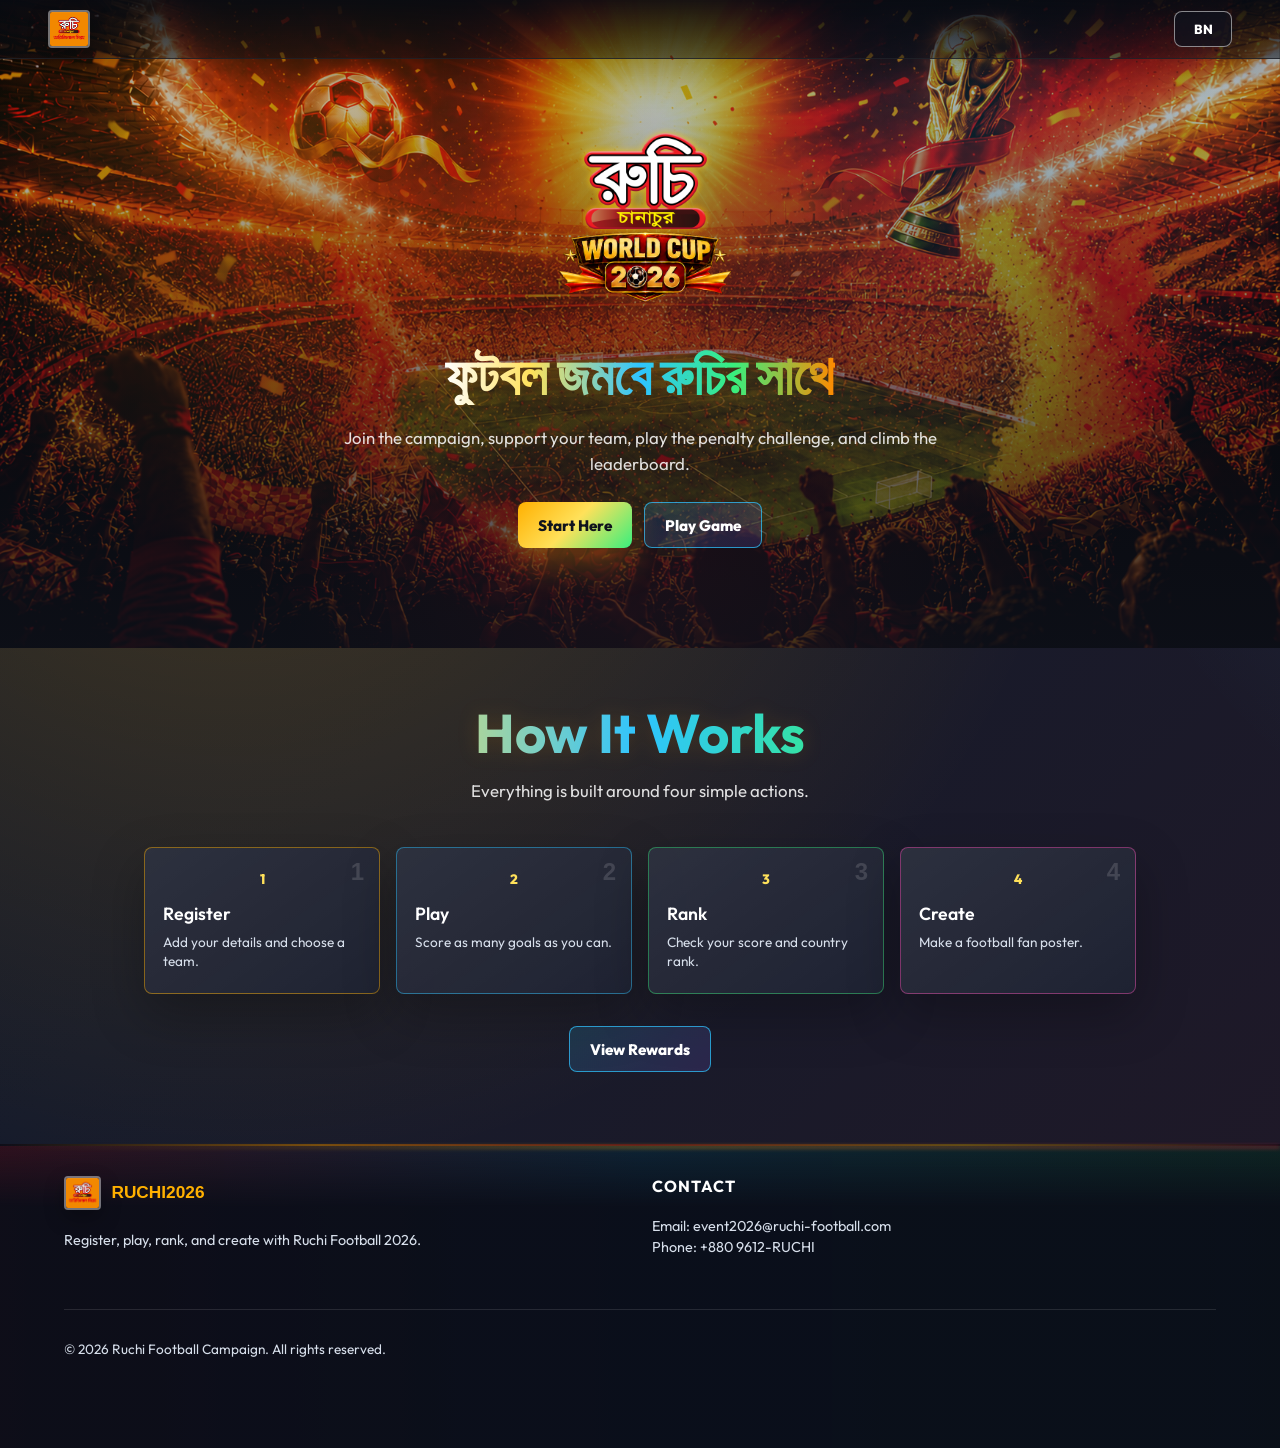
<file: index.html>
<!DOCTYPE html>
<html lang="en">
<head>
  <meta charset="UTF-8">
  <meta name="viewport" content="width=device-width, initial-scale=1.0">
  <title>Ruchi Football 2026</title>
  <meta name="description" content="Register, play the penalty game, check the leaderboard, and create a Ruchi football fan poster.">
  <link rel="preconnect" href="https://fonts.googleapis.com">
  <link rel="preconnect" href="https://fonts.gstatic.com" crossorigin>
  <link rel="stylesheet" href="styles.css">
</head>
<body class="home-no-navbar">
  <header class="site-topbar" aria-label="Site header">
    <a href="index.html" class="site-brand">
      <img src="assets/images/ruchi_logo.jpg" alt="Ruchi Logo">
    </a>
    <div class="site-language-slot"></div>
  </header>

  <header class="hero simple-hero" id="home">
    <div class="hero-parallax-bg" style="background-image: url('assets/images/stadium_hero.png');"></div>
    <div class="hero-content">
      <div class="badge-tag badge-logo">
        <img src="assets/images/ruchi-mnemonic.png" alt="Ruchi Chanachur Football 2026">
      </div>
      <h1>ফুটবল জমবে রুচির সাথে</h1>
      <p>Join the campaign, support your team, play the penalty challenge, and climb the leaderboard.</p>
      <div class="hero-actions">
        <a href="registration.html" class="btn btn-primary">Start Here</a>
        <a href="games.html" class="btn btn-secondary">Play Game</a>
      </div>
    </div>
  </header>

  <section id="campaign" class="campaign-overview reveal-item simple-section">
    <div class="section-title">
      <h2>How It Works</h2>
      <p>Everything is built around four simple actions.</p>
    </div>
    <div class="overview-flow">
      <div class="flow-step reveal-item reveal-stagger-1">
        <span class="step-num">1</span>
        <div class="step-icon">1</div>
        <h3>Register</h3>
        <p>Add your details and choose a team.</p>
      </div>
      <div class="flow-step reveal-item reveal-stagger-2">
        <span class="step-num">2</span>
        <div class="step-icon">2</div>
        <h3>Play</h3>
        <p>Score as many goals as you can.</p>
      </div>
      <div class="flow-step reveal-item reveal-stagger-3">
        <span class="step-num">3</span>
        <div class="step-icon">3</div>
        <h3>Rank</h3>
        <p>Check your score and country rank.</p>
      </div>
      <div class="flow-step reveal-item reveal-stagger-4">
        <span class="step-num">4</span>
        <div class="step-icon">4</div>
        <h3>Create</h3>
        <p>Make a football fan poster.</p>
      </div>
    </div>
    <div class="simple-actions reveal-item">
      <a href="campaign.html" class="btn btn-secondary">View Rewards</a>
    </div>
  </section>

  <footer class="footer simple-footer">
    <div class="footer-grid">
      <div class="footer-col">
        <a href="index.html" class="logo">
          <img src="assets/images/ruchi_logo.jpg" alt="Ruchi Logo">
          <span>RUCHI<span>2026</span></span>
        </a>
        <p>Register, play, rank, and create with Ruchi Football 2026.</p>
      </div>
      <div class="footer-col">
        <h4>Contact</h4>
        <p>Email: event2026@ruchi-football.com<br>Phone: +880 9612-RUCHI</p>
      </div>
    </div>
    <div class="footer-bottom">
      <p>&copy; 2026 Ruchi Football Campaign. All rights reserved.</p>
    </div>
  </footer>

  <script src="app.js"></script>
</body>
</html>
</file>
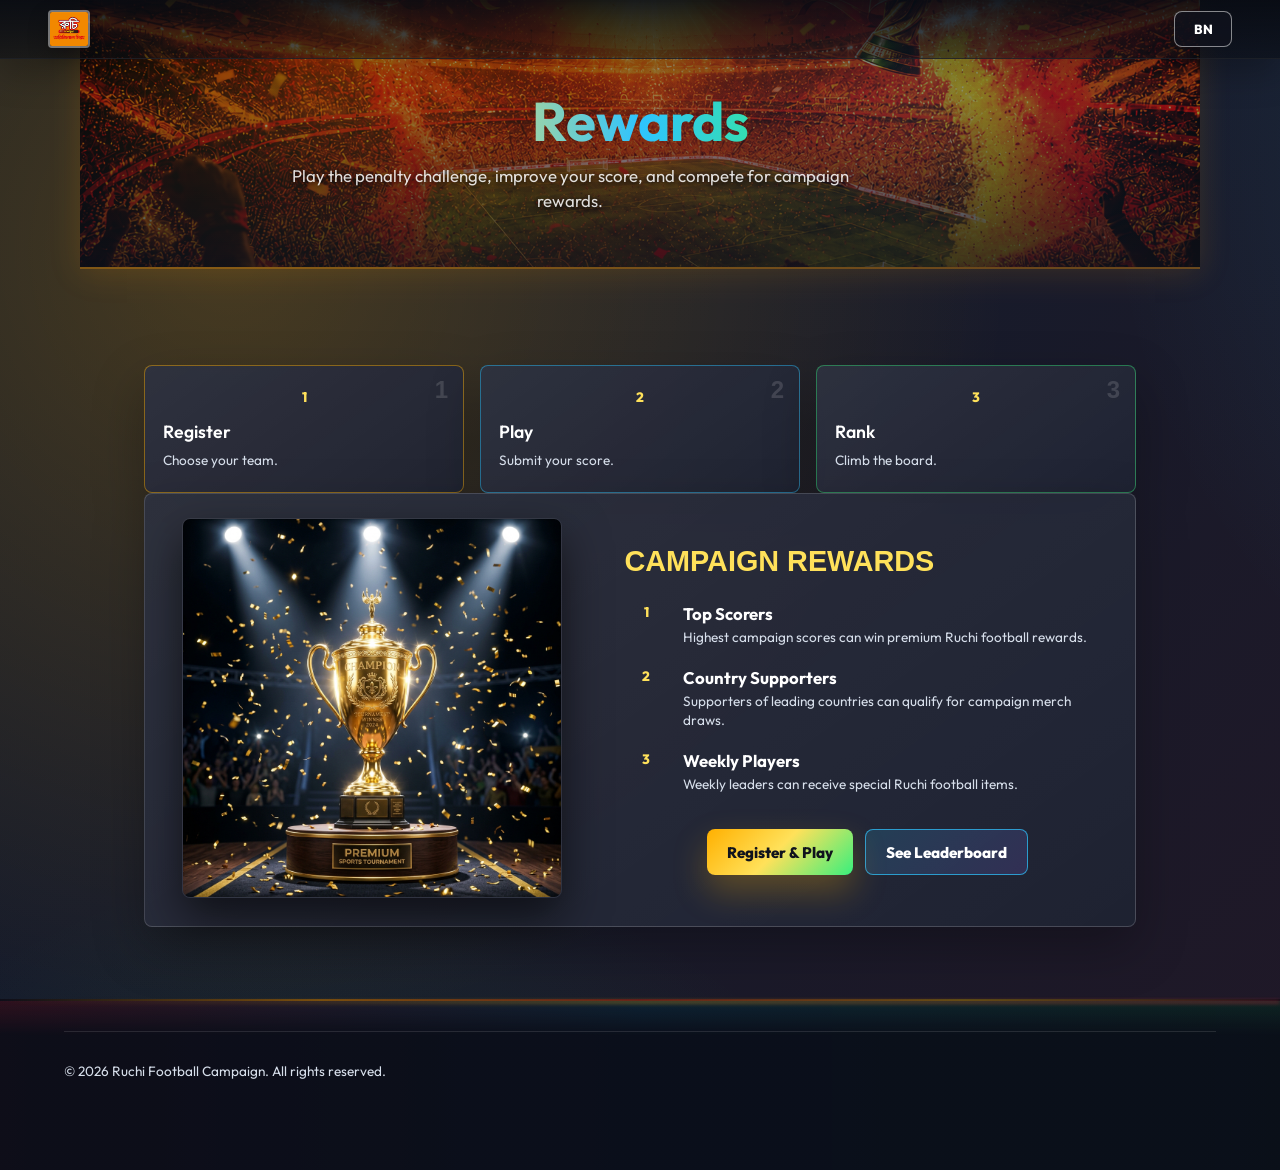
<file: campaign.html>
<!DOCTYPE html>
<html lang="en">
<head>
  <meta charset="UTF-8">
  <meta name="viewport" content="width=device-width, initial-scale=1.0">
  <title>Rewards - Ruchi Football 2026</title>
  <link rel="preconnect" href="https://fonts.googleapis.com">
  <link rel="preconnect" href="https://fonts.gstatic.com" crossorigin>
  <link rel="stylesheet" href="styles.css">
</head>
<body>
  <header class="site-topbar" aria-label="Site header">
    <a href="index.html" class="site-brand">
      <img src="assets/images/ruchi_logo.jpg" alt="Ruchi Logo">
    </a>
    <div class="site-language-slot"></div>
  </header>

  <section class="subpage-header simple-subpage">
    <div class="hero-parallax-bg" style="background-image: url('assets/images/stadium_hero.png');"></div>
    <div class="subpage-header-content">
      <h2>Rewards</h2>
      <p>Play the penalty challenge, improve your score, and compete for campaign rewards.</p>
    </div>
  </section>

  <section class="campaign-overview-page reveal-item simple-section">
    <div class="overview-flow">
      <div class="flow-step reveal-item reveal-stagger-1">
        <span class="step-num">1</span>
        <div class="step-icon">1</div>
        <h3>Register</h3>
        <p>Choose your team.</p>
      </div>
      <div class="flow-step reveal-item reveal-stagger-2">
        <span class="step-num">2</span>
        <div class="step-icon">2</div>
        <h3>Play</h3>
        <p>Submit your score.</p>
      </div>
      <div class="flow-step reveal-item reveal-stagger-3">
        <span class="step-num">3</span>
        <div class="step-icon">3</div>
        <h3>Rank</h3>
        <p>Climb the board.</p>
      </div>
    </div>

    <div class="glass-card rewards-grid reveal-item simple-card">
      <div class="rewards-showcase">
        <img src="assets/images/winner_trophy.png" alt="Ruchi Cup Trophy" class="rewards-trophy-img">
      </div>
      <div class="rewards-content">
        <h3>Campaign Rewards</h3>
        <div class="rewards-list">
          <div class="reward-item reveal-item reveal-stagger-1">
            <div class="reward-icon">1</div>
            <div class="reward-details">
              <h4>Top Scorers</h4>
              <p>Highest campaign scores can win premium Ruchi football rewards.</p>
            </div>
          </div>
          <div class="reward-item reveal-item reveal-stagger-2">
            <div class="reward-icon">2</div>
            <div class="reward-details">
              <h4>Country Supporters</h4>
              <p>Supporters of leading countries can qualify for campaign merch draws.</p>
            </div>
          </div>
          <div class="reward-item reveal-item reveal-stagger-3">
            <div class="reward-icon">3</div>
            <div class="reward-details">
              <h4>Weekly Players</h4>
              <p>Weekly leaders can receive special Ruchi football items.</p>
            </div>
          </div>
        </div>
        <div class="simple-actions">
          <a href="registration.html" class="btn btn-primary">Register & Play</a>
          <a href="leaderboard.html" class="btn btn-secondary">See Leaderboard</a>
        </div>
      </div>
    </div>
  </section>

  <footer class="footer simple-footer">
    <div class="footer-bottom">
      <p>&copy; 2026 Ruchi Football Campaign. All rights reserved.</p>
    </div>
  </footer>

  <script src="app.js"></script>
</body>
</html>
</file>
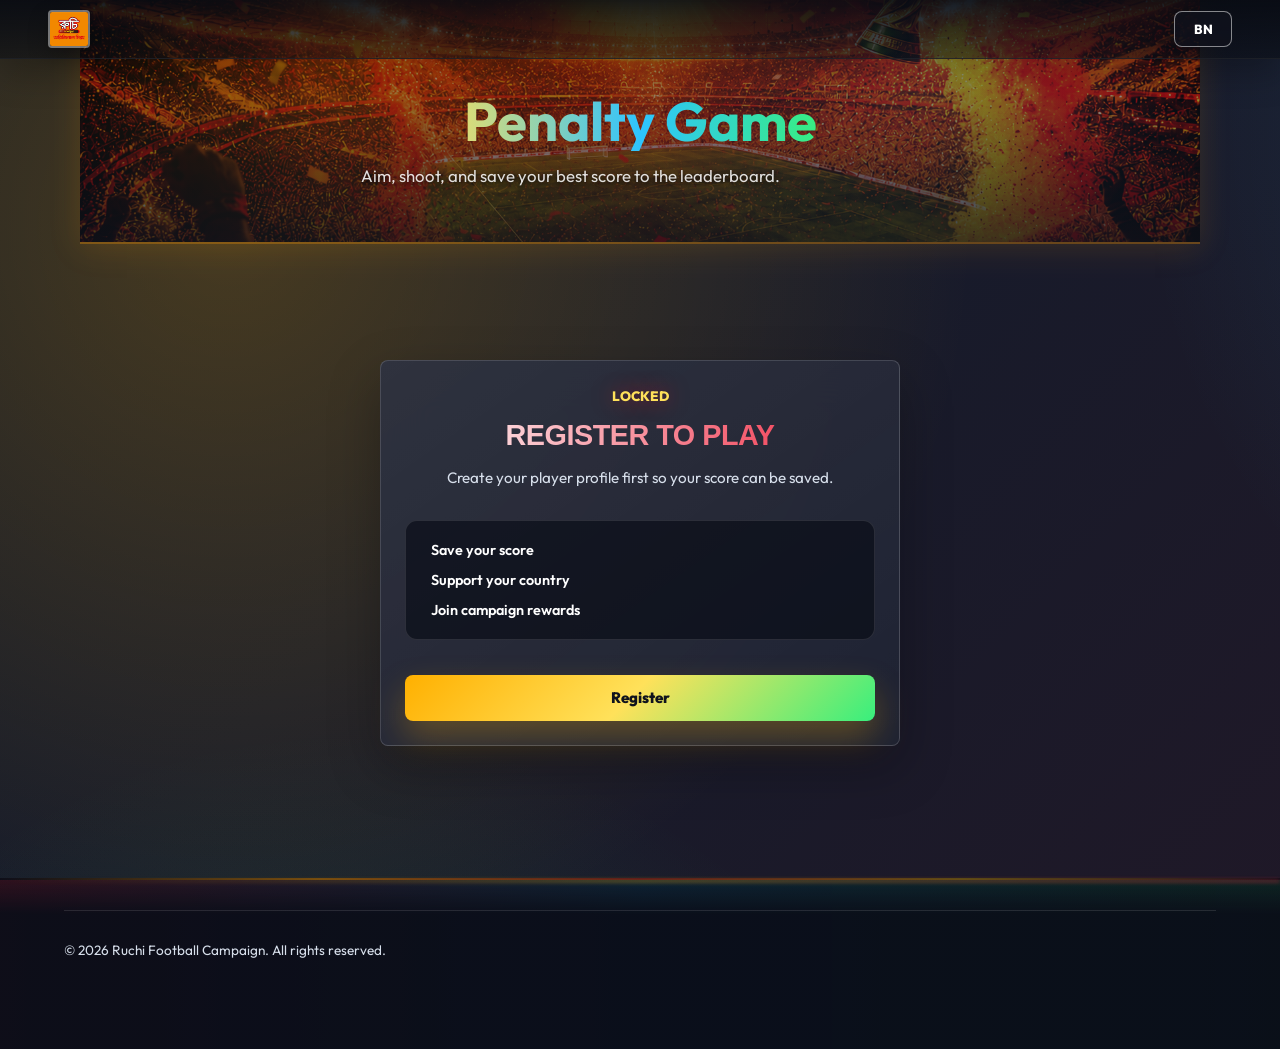
<file: games.html>
<!DOCTYPE html>
<html lang="en">
<head>
  <meta charset="UTF-8">
  <meta name="viewport" content="width=device-width, initial-scale=1.0">
  <title>Game - Ruchi Football 2026</title>
  <link rel="preconnect" href="https://fonts.googleapis.com">
  <link rel="preconnect" href="https://fonts.gstatic.com" crossorigin>
  <link rel="stylesheet" href="styles.css">
</head>
<body>
  <header class="site-topbar" aria-label="Site header">
    <a href="index.html" class="site-brand">
      <img src="assets/images/ruchi_logo.jpg" alt="Ruchi Logo">
    </a>
    <div class="site-language-slot"></div>
  </header>

  <section class="subpage-header simple-subpage">
    <div class="hero-parallax-bg" style="background-image: url('assets/images/stadium_hero.png');"></div>
    <div class="subpage-header-content">
      <h2>Penalty Game</h2>
      <p>Aim, shoot, and save your best score to the leaderboard.</p>
    </div>
  </section>

  <section id="games" class="games-section reveal-item simple-section">
    <div class="back-nav-wrap simple-back">
      <a href="registration.html" class="btn btn-secondary">Back to Dashboard</a>
    </div>
    <div class="simple-game-wrap">
      <div class="glass-card game-card reveal-item simple-card">
        <div class="game-thumb-wrap">
          <span class="game-badge">30 sec</span>
          <img src="assets/images/penalty_shootout.png" alt="Penalty Shootout Challenge" class="game-thumb">
        </div>
        <h3>Penalty Shootout <span class="game-score-badge" id="personal-best-penalty">PB: 0</span></h3>
        <p>Tap or click the goal openings. Corner goals score more.</p>
        <ul class="game-rules-list">
          <li>30 seconds</li>
          <li>Goal: 100 points</li>
          <li>Corner goal: 150 points</li>
        </ul>
        <button onclick="launchGame('penalty')" class="btn btn-primary" id="play-btn-penalty">Play Now</button>
      </div>
    </div>
  </section>

  <div class="game-modal" id="game-modal">
    <div class="game-modal-content">
      <div class="game-modal-header">
        <h3 id="game-title">Penalty Shootout</h3>
        <button class="game-modal-close" onclick="closeGameModal()">&times;</button>
      </div>
      <div class="game-canvas-container">
        <div class="game-hud">
          <div class="hud-item">Score: <span id="hud-score">0000</span></div>
          <div class="hud-item" id="hud-timer-wrap">Time: <span id="hud-timer">30</span>s</div>
        </div>
        <div class="game-start-overlay" id="game-start-overlay">
          <h4 id="start-overlay-title">Ready?</h4>
          <p id="start-overlay-desc">Tap or click a goal opening to shoot.</p>
          <button class="btn btn-primary" onclick="startGameLoop()">Start</button>
        </div>
        <div class="game-result-overlay" id="game-result-overlay">
          <div class="scoreboard-ui">
            <h4 class="scoreboard-title" id="result-title">Game Finished</h4>
            <div class="scoreboard-score-grid">
              <div class="scoreboard-col">
                <span class="scoreboard-col-label">Your Score</span>
                <span class="scoreboard-col-val neon-green" id="result-user-score">0</span>
              </div>
              <div class="scoreboard-col">
                <span class="scoreboard-col-label">Country Boost</span>
                <span class="scoreboard-col-val neon-blue" id="result-country-boost">+0</span>
              </div>
            </div>
            <div class="scoreboard-ranking" id="result-leaderboard-notice">Score saved.</div>
          </div>
          <div class="result-actions">
            <button class="btn btn-secondary" onclick="restartGame()">Play Again</button>
            <a href="leaderboard.html" class="btn btn-primary">Leaderboard</a>
            <a href="photobooth.html" class="btn btn-accent">Photo Booth</a>
          </div>
        </div>
        <canvas id="game-canvas" width="800" height="450"></canvas>
      </div>
    </div>
  </div>

  <footer class="footer simple-footer">
    <div class="footer-bottom">
      <p>&copy; 2026 Ruchi Football Campaign. All rights reserved.</p>
    </div>
  </footer>

  <script src="app.js"></script>
  <script src="games.js"></script>
</body>
</html>
</file>
<file: styles.css>
/* ==========================================
   RUCHI FOOTBALL FEVER 2026 DESIGN SYSTEM
   ========================================== */

@import url('https://fonts.googleapis.com/css2?family=Noto+Sans+Bengali:wght@400;500;600;700;800;900&family=Outfit:wght@300;400;500;600;700;800;900&family=Syncopate:wght@700&display=swap');

:root {
  /* Color Palette (HSL & Hex) */
  --bg-stadium: #060913;
  --bg-stadium-rgb: 6, 9, 19;
  --bg-card: rgba(15, 23, 42, 0.65);
  --bg-card-hover: rgba(23, 37, 66, 0.8);
  
  --primary-neon: #ff9900; /* Ruchi Orange */
  --primary-neon-rgb: 255, 153, 0;
  --accent-red: #d80027;    /* Ruchi Red */
  --accent-red-rgb: 216, 0, 39;
  --accent-blue: #ffe500;   /* Ruchi Yellow */
  --accent-blue-rgb: 255, 229, 0;
  --accent-gold: #ffc107;   /* Trophy Gold */
  
  --text-white: #ffffff;
  --text-gray: #94a3b8;
  --text-dark: #0f172a;
  
  --font-display: 'Syncopate', sans-serif;
  --font-primary: 'Outfit', sans-serif;
  
  --border-glass: rgba(255, 255, 255, 0.08);
  --border-neon: rgba(255, 153, 0, 0.25);
  
  --shadow-neon: 0 0 15px rgba(255, 153, 0, 0.35);
  --shadow-gold: 0 0 15px rgba(255, 193, 7, 0.35);
  --shadow-blue: 0 0 15px rgba(255, 229, 0, 0.35);
  --transition-smooth: all 0.3s cubic-bezier(0.4, 0, 0.2, 1);
}

/* Base Reset & Typography */
* {
  box-sizing: border-box;
  margin: 0;
  padding: 0;
}

html {
  scroll-behavior: smooth;
  font-size: 16px;
  background-color: var(--bg-stadium);
  color: var(--text-white);
  font-family: var(--font-primary);
  overflow-x: hidden;
}

body {
  min-height: 100vh;
  position: relative;
  background-image: 
    radial-gradient(circle at 10% 20%, rgba(255, 229, 0, 0.03) 0%, transparent 40%),
    radial-gradient(circle at 90% 80%, rgba(255, 153, 0, 0.03) 0%, transparent 40%),
    radial-gradient(circle at 50% 50%, rgba(216, 0, 39, 0.01) 0%, transparent 50%);
  background-attachment: scroll; /* fixed causes repaint-on-scroll jank on mobile */
}

/* ===== ANIMATED STAR PARTICLES ===== */
.hero::after {
  content: '';
  position: absolute;
  top: 0; left: 0;
  width: 100%; height: 100%;
  z-index: 0;
  pointer-events: none;
  background-image:
    radial-gradient(2px 2px at 20% 30%, rgba(255,255,255,0.8) 50%, transparent 100%),
    radial-gradient(2px 2px at 40% 70%, rgba(255,255,255,0.6) 50%, transparent 100%),
    radial-gradient(1px 1px at 80% 10%, rgba(255,255,255,0.7) 50%, transparent 100%),
    radial-gradient(2px 2px at 60% 50%, rgba(255,153,0,0.5) 50%, transparent 100%),
    radial-gradient(1px 1px at 10% 80%, rgba(255,255,255,0.5) 50%, transparent 100%),
    radial-gradient(2px 2px at 70% 90%, rgba(255,229,0,0.4) 50%, transparent 100%),
    radial-gradient(1px 1px at 90% 40%, rgba(255,255,255,0.6) 50%, transparent 100%),
    radial-gradient(1px 1px at 50% 20%, rgba(216,0,39,0.3) 50%, transparent 100%),
    radial-gradient(2px 2px at 30% 60%, rgba(255,255,255,0.5) 50%, transparent 100%),
    radial-gradient(1px 1px at 85% 75%, rgba(255,153,0,0.4) 50%, transparent 100%);
  background-size: 200% 200%;
  animation: starDrift 30s linear infinite;
}

@keyframes starDrift {
  0% { background-position: 0% 0%; }
  50% { background-position: 100% 100%; }
  100% { background-position: 0% 0%; }
}

html::before {
  content: '';
  position: fixed;
  width: 55vw;
  height: 55vw;
  border-radius: 50%;
  top: 25vh;
  right: -15vw;
  background: radial-gradient(circle, rgba(56, 239, 125, 0.3) 0%, rgba(0, 242, 254, 0.15) 60%, transparent 70%);
  z-index: -2;
  pointer-events: none;
  filter: blur(140px);
  opacity: 0.16;
  mix-blend-mode: screen;
  animation: floatLightThree 22s infinite alternate ease-in-out;
}

body::before,
body::after {
  content: '';
  position: fixed;
  width: 60vw;
  height: 60vw;
  border-radius: 50%;
  z-index: -2;
  pointer-events: none;
  filter: blur(140px);
  opacity: 0.16;
  mix-blend-mode: screen;
}

body::before {
  top: -15vw;
  left: -15vw;
  background: radial-gradient(circle, rgba(255, 153, 0, 0.45) 0%, transparent 70%);
  animation: floatLightOne 25s infinite alternate ease-in-out;
}

body::after {
  bottom: -15vw;
  right: -15vw;
  background: radial-gradient(circle, rgba(216, 0, 39, 0.4) 0%, transparent 70%);
  animation: floatLightTwo 20s infinite alternate ease-in-out;
}

@keyframes floatLightOne {
  0% {
    transform: translate3d(0, 0, 0) scale(1);
  }
  100% {
    transform: translate3d(10vw, 8vw, 0) scale(1.15);
  }
}

@keyframes floatLightTwo {
  0% {
    transform: translate3d(0, 0, 0) scale(1);
  }
  100% {
    transform: translate3d(-8vw, -10vw, 0) scale(1.1);
  }
}

@keyframes floatLightThree {
  0% {
    transform: translate3d(0, 0, 0) scale(1);
  }
  100% {
    transform: translate3d(-6vw, 8vw, 0) scale(1.2);
  }
}

/* Custom Scrollbar - Premium Neon */
::-webkit-scrollbar {
  width: 8px;
}
::-webkit-scrollbar-track {
  background: var(--bg-stadium);
}
::-webkit-scrollbar-thumb {
  background: linear-gradient(180deg, var(--accent-red), var(--primary-neon), var(--accent-blue));
  border-radius: 4px;
  box-shadow: 0 0 10px rgba(255, 153, 0, 0.3);
}
::-webkit-scrollbar-thumb:hover {
  background: linear-gradient(180deg, var(--primary-neon), var(--accent-blue), var(--accent-red));
  box-shadow: 0 0 15px var(--primary-neon);
}

/* ==========================================
   REUSABLE COMPONENTS & UTILITIES
   ========================================== */

section {
  padding: 100px 5% 80px 5%;
  max-width: 1400px;
  margin: 0 auto;
  position: relative;
}

.section-title {
  text-align: center;
  margin-bottom: 50px;
}

.section-title h2 {
  font-family: var(--font-display);
  font-size: 2.5rem;
  letter-spacing: -1px;
  text-transform: uppercase;
  margin-bottom: 15px;
  background: linear-gradient(135deg, #ffffff 15%, var(--primary-neon) 60%, var(--accent-red) 100%);
  background-size: 200% 200%;
  -webkit-background-clip: text;
  -webkit-text-fill-color: transparent;
  animation: sectionTitleShimmer 6s ease-in-out infinite;
  filter: drop-shadow(0 0 10px rgba(255, 153, 0, 0.15));
}

@keyframes sectionTitleShimmer {
  0%, 100% { background-position: 0% 50%; }
  50% { background-position: 100% 50%; }
}

.section-title p {
  color: var(--text-gray);
  font-size: 1.1rem;
  max-width: 600px;
  margin: 0 auto;
  line-height: 1.6;
}

/* Buttons */
.btn {
  display: inline-flex;
  align-items: center;
  justify-content: center;
  gap: 10px;
  padding: 14px 28px;
  border-radius: 50px;
  font-family: var(--font-primary);
  font-weight: 800;
  font-size: 0.95rem;
  text-transform: uppercase;
  letter-spacing: 1.2px;
  cursor: pointer;
  transition: var(--transition-smooth);
  text-decoration: none;
  border: none;
}

.btn-primary {
  background: linear-gradient(135deg, var(--primary-neon) 0%, #ffc107 50%, #ffe500 100%);
  color: var(--text-dark);
  box-shadow: 0 4px 15px rgba(255, 153, 0, 0.35), 0 0 0 1px rgba(255, 153, 0, 0.2);
  position: relative;
  overflow: hidden;
}

.btn-primary::after {
  content: '';
  position: absolute;
  top: 0;
  left: -50%;
  width: 200%;
  height: 100%;
  background: linear-gradient(
    to right,
    rgba(255, 255, 255, 0) 0%,
    rgba(255, 255, 255, 0.3) 50%,
    rgba(255, 255, 255, 0) 100%
  );
  transform: skewX(-25deg);
  transition: 0.75s;
  opacity: 0;
}

.btn-primary:hover {
  transform: translateY(-4px) scale(1.03);
  box-shadow: 0 8px 30px rgba(255, 153, 0, 0.5), 0 0 40px rgba(255, 153, 0, 0.25), 0 0 80px rgba(255, 153, 0, 0.1);
}

.btn-primary:hover::after {
  left: 125%;
  opacity: 1;
}

.btn-secondary {
  background: transparent;
  color: var(--text-white);
  border: 2px solid var(--primary-neon);
}

.btn-secondary:hover {
  background: rgba(255, 153, 0, 0.08);
  transform: translateY(-4px) scale(1.03);
  box-shadow: 0 0 25px rgba(255, 153, 0, 0.3), 0 0 60px rgba(255, 153, 0, 0.08);
  border-color: rgba(255, 153, 0, 0.8);
  text-shadow: 0 0 8px rgba(255, 153, 0, 0.3);
}

.btn-accent {
  background: linear-gradient(135deg, var(--accent-red), #e6004c);
  color: var(--text-white);
  box-shadow: 0 0 15px rgba(255, 51, 102, 0.4);
}

.btn-accent:hover {
  transform: translateY(-3px);
  box-shadow: 0 0 25px rgba(255, 51, 102, 0.6);
}

.btn-disabled {
  background: rgba(255, 255, 255, 0.05);
  border: 1px solid rgba(255, 255, 255, 0.1);
  color: var(--text-gray);
  cursor: not-allowed;
  pointer-events: none;
}

/* Glass Card - Premium Animated Border */
.glass-card {
  background: linear-gradient(135deg, rgba(15, 23, 42, 0.55), rgba(30, 41, 59, 0.35));
  backdrop-filter: blur(24px);
  -webkit-backdrop-filter: blur(24px);
  border: 1px solid rgba(255, 255, 255, 0.08);
  border-radius: 24px;
  padding: 35px;
  box-shadow: 0 20px 40px rgba(0, 0, 0, 0.35), inset 0 1px 1px rgba(255, 255, 255, 0.08);
  transition: transform 0.4s cubic-bezier(0.165, 0.84, 0.44, 1),
              border-color 0.3s ease,
              box-shadow 0.5s ease,
              background 0.3s ease;
  position: relative;
}

.glass-card::before {
  content: '';
  position: absolute;
  top: -1px; left: -1px;
  right: -1px; bottom: -1px;
  border-radius: 25px;
  background: linear-gradient(135deg, rgba(255,153,0,0), rgba(255,153,0,0.3), rgba(216,0,39,0.2), rgba(255,229,0,0.15), rgba(255,153,0,0));
  background-size: 400% 400%;
  z-index: -1;
  opacity: 0;
  transition: opacity 0.5s ease;
  animation: borderGlow 5s ease-in-out infinite;
}

.glass-card:hover::before {
  opacity: 1;
}

@keyframes borderGlow {
  0%, 100% { background-position: 0% 50%; }
  50% { background-position: 100% 50%; }
}

.glass-card:hover {
  border-color: rgba(255, 153, 0, 0.4);
  background: linear-gradient(135deg, rgba(23, 37, 66, 0.7), rgba(15, 23, 42, 0.55));
  transform: translateY(-8px);
  box-shadow: 0 30px 60px rgba(0, 0, 0, 0.5), 
              0 0 30px rgba(255, 153, 0, 0.12),
              0 0 80px rgba(255, 153, 0, 0.06);
}

/* ==========================================
   NAVIGATION BAR
   ========================================== */

.navbar {
  position: fixed;
  top: 0;
  left: 0;
  width: 100%;
  z-index: 1000;
  background: rgba(6, 9, 19, 0.8);
  backdrop-filter: blur(20px) saturate(180%);
  -webkit-backdrop-filter: blur(20px) saturate(180%);
  border-bottom: 1px solid rgba(255, 153, 0, 0.08);
  padding: 15px 5%;
  display: flex;
  justify-content: space-between;
  align-items: center;
  transition: var(--transition-smooth);
  box-shadow: 0 4px 30px rgba(0, 0, 0, 0.3);
}

.navbar.scrolled {
  padding: 10px 5%;
  background: rgba(6, 9, 19, 0.95);
  box-shadow: 0 5px 25px rgba(0,0,0,0.5);
}

.logo {
  display: flex;
  align-items: center;
  gap: 10px;
  font-family: var(--font-display);
  font-size: 1.4rem;
  font-weight: 700;
  color: var(--text-white);
  text-decoration: none;
  letter-spacing: -1px;
}

.logo span {
  color: var(--primary-neon);
}

.logo-ball {
  display: inline-block;
  animation: rotateBall 15s linear infinite;
}

@keyframes rotateBall {
  to { transform: rotate(360deg); }
}

.nav-links {
  display: flex;
  list-style: none;
  gap: 25px;
}

.nav-links a {
  color: var(--text-gray);
  text-decoration: none;
  font-weight: 500;
  font-size: 0.95rem;
  transition: var(--transition-smooth);
  position: relative;
  padding: 5px 0;
}

.nav-links a:hover,
.nav-links a.active {
  color: var(--primary-neon);
}

.nav-links a::after {
  content: '';
  position: absolute;
  bottom: 0;
  left: 0;
  width: 0;
  height: 2px;
  background: var(--primary-neon);
  transition: var(--transition-smooth);
}

.nav-links a:hover::after,
.nav-links a.active::after {
  width: 100%;
}

.nav-cta {
  display: flex;
  align-items: center;
}

.language-toggle {
  display: inline-flex;
  align-items: center;
  justify-content: center;
  min-width: 58px;
  min-height: 36px;
  margin-left: auto;
  margin-right: 14px;
  padding: 8px 12px;
  border: 1px solid rgba(255, 174, 43, 0.34);
  border-radius: 8px;
  background: rgba(255, 255, 255, 0.035);
  color: var(--primary-neon);
  font-family: var(--font-primary);
  font-size: 0.82rem;
  font-weight: 800;
  cursor: pointer;
  transition: var(--transition-smooth);
}

.language-toggle:hover {
  border-color: rgba(255, 174, 43, 0.72);
  background: rgba(255, 174, 43, 0.1);
}

body.lang-bn {
  --font-primary: 'Noto Sans Bengali', 'Outfit', sans-serif;
}

body.lang-bn .hero-content h1,
body.lang-bn .section-title h2,
body.lang-bn .subpage-header-content h2 {
  font-family: 'Noto Sans Bengali', 'Outfit', sans-serif;
  font-weight: 900;
  line-height: 1.15;
}

.menu-toggle {
  display: none;
  flex-direction: column;
  gap: 5px;
  cursor: pointer;
}

.menu-toggle span {
  display: block;
  width: 25px;
  height: 3px;
  background-color: var(--text-white);
  border-radius: 3px;
  transition: var(--transition-smooth);
}

/* ==========================================
   HERO SECTION
   ========================================== */

.hero {
  min-height: 100vh;
  display: flex;
  align-items: center;
  justify-content: center;
  padding-top: 120px;
  position: relative;
  overflow: hidden;
}

.hero::before {
  content: '';
  position: absolute;
  top: 0;
  left: 0;
  width: 100%;
  height: 100%;
  background: linear-gradient(180deg, rgba(6, 9, 19, 0.4) 0%, var(--bg-stadium) 100%);
  z-index: 1;
}

.hero-parallax-bg {
  position: absolute;
  top: 0;
  left: 0;
  width: 100%;
  height: 135%;
  background-size: cover;
  background-position: center;
  background-repeat: no-repeat;
  z-index: 0;
  will-change: transform;
  transform: translate3d(0, 0, 0);
}

.hero-content {
  z-index: 2;
  text-align: center;
  max-width: 900px;
  display: flex;
  flex-direction: column;
  align-items: center;
}

.badge-tag {
  background: rgba(255, 153, 0, 0.08);
  color: var(--primary-neon);
  border: 1px solid rgba(255, 153, 0, 0.25);
  padding: 8px 16px;
  border-radius: 50px;
  font-weight: 700;
  font-size: 0.85rem;
  letter-spacing: 2px;
  text-transform: uppercase;
  margin-bottom: 25px;
  box-shadow: 0 0 15px rgba(255, 153, 0, 0.15), inset 0 0 15px rgba(255, 153, 0, 0.05);
  animation: badgePulse 3s infinite;
  position: relative;
  overflow: hidden;
}

.badge-tag::after {
  content: '';
  position: absolute;
  top: 0; left: -100%;
  width: 100%; height: 100%;
  background: linear-gradient(90deg, transparent, rgba(255, 153, 0, 0.2), transparent);
  animation: badgeSweep 3s ease-in-out infinite;
}

@keyframes badgeSweep {
  0% { left: -100%; }
  50% { left: 100%; }
  100% { left: 100%; }
}

@keyframes badgePulse {
  0%, 100% { box-shadow: 0 0 10px rgba(255, 153, 0, 0.1), inset 0 0 10px rgba(255, 153, 0, 0.03); }
  50% { box-shadow: 0 0 25px rgba(255, 153, 0, 0.3), inset 0 0 20px rgba(255, 153, 0, 0.08); border-color: rgba(255, 153, 0, 0.5); }
}

.hero-content h1 {
  font-family: var(--font-display);
  font-size: clamp(2.5rem, 6vw, 4.5rem);
  text-transform: uppercase;
  line-height: 1.05;
  letter-spacing: -2px;
  margin-bottom: 20px;
  text-shadow: 0 0 30px rgba(0,0,0,0.8);
  animation: heroTextIn 1.2s cubic-bezier(0.165, 0.84, 0.44, 1) forwards;
}

@keyframes heroTextIn {
  from {
    opacity: 0;
    transform: translateY(40px);
    filter: blur(10px);
  }
  to {
    opacity: 1;
    transform: translateY(0);
    filter: blur(0);
  }
}

.hero-content h1 span {
  display: block;
  background: linear-gradient(90deg, var(--primary-neon), var(--accent-blue), var(--primary-neon));
  background-size: 200% 100%;
  -webkit-background-clip: text;
  -webkit-text-fill-color: transparent;
  filter: drop-shadow(0 0 15px rgba(255, 153, 0, 0.5));
  animation: textShimmer 4s ease-in-out infinite;
}

@keyframes textShimmer {
  0%, 100% { background-position: 0% 50%; }
  50% { background-position: 100% 50%; }
}

.hero-content p {
  font-size: clamp(1rem, 2vw, 1.25rem);
  color: var(--text-gray);
  max-width: 650px;
  margin-bottom: 40px;
  line-height: 1.6;
}

.hero-actions {
  display: flex;
  gap: 20px;
  margin-bottom: 50px;
}

/* Countdown Timer - Premium */
.countdown-container {
  display: flex;
  gap: 12px;
  background: rgba(10, 15, 30, 0.7);
  backdrop-filter: blur(30px);
  -webkit-backdrop-filter: blur(30px);
  border: 1px solid rgba(255, 153, 0, 0.15);
  padding: 25px 35px;
  border-radius: 24px;
  box-shadow: 0 20px 60px rgba(0, 0, 0, 0.5), inset 0 1px 1px rgba(255, 255, 255, 0.06), 0 0 40px rgba(255, 153, 0, 0.05);
  transition: border-color 0.3s ease, box-shadow 0.5s ease, transform 0.3s ease;
  position: relative;
  overflow: hidden;
}

.countdown-container::before {
  content: '';
  position: absolute;
  top: -50%; left: -50%;
  width: 200%; height: 200%;
  background: conic-gradient(from 0deg, transparent, rgba(255,153,0,0.05), transparent, rgba(216,0,39,0.04), transparent);
  animation: countdownSpin 10s linear infinite;
  pointer-events: none;
}

@keyframes countdownSpin {
  to { transform: rotate(360deg); }
}

.countdown-container:hover {
  border-color: rgba(255, 153, 0, 0.4);
  box-shadow: 0 30px 70px rgba(0, 0, 0, 0.6), 0 0 40px rgba(255, 153, 0, 0.15), 0 0 100px rgba(255, 153, 0, 0.05);
  transform: translateY(-4px);
}

.countdown-box {
  display: flex;
  flex-direction: column;
  align-items: center;
  min-width: 80px;
  padding: 8px;
  background: rgba(255, 255, 255, 0.02);
  border-radius: 16px;
  border: 1px solid rgba(255, 255, 255, 0.04);
  position: relative;
  z-index: 1;
}

.countdown-num {
  font-family: var(--font-display);
  font-size: 2.6rem;
  font-weight: 800;
  background: linear-gradient(135deg, #ffffff 10%, var(--primary-neon) 80%);
  -webkit-background-clip: text;
  -webkit-text-fill-color: transparent;
  filter: drop-shadow(0 0 12px rgba(255, 153, 0, 0.7));
  text-shadow: none;
}

.countdown-label {
  font-size: 0.7rem;
  text-transform: uppercase;
  color: rgba(255, 153, 0, 0.7);
  letter-spacing: 2px;
  margin-top: 5px;
  font-weight: 600;
}

.countdown-divider {
  font-family: var(--font-display);
  font-size: 2rem;
  color: rgba(255, 153, 0, 0.3);
  align-self: center;
  animation: dividerPulse 1.5s ease-in-out infinite;
  z-index: 1;
}

@keyframes dividerPulse {
  0%, 100% { opacity: 1; }
  50% { opacity: 0.3; }
}

/* ==========================================
   CAMPAIGN OVERVIEW (JOURNEY)
   ========================================== */

.overview-flow {
  display: grid;
  grid-template-columns: repeat(auto-fit, minmax(170px, 1fr));
  gap: 25px;
  margin-top: 40px;
  position: relative;
}

.flow-step {
  text-align: center;
  position: relative;
  padding: 25px 15px;
  background: rgba(255, 255, 255, 0.02);
  border: 1px solid rgba(255,255,255,0.05);
  border-radius: 16px;
  transition: var(--transition-smooth);
}

.flow-step:hover {
  transform: translateY(-5px);
  background: rgba(255, 153, 0, 0.05);
  border-color: rgba(255, 153, 0, 0.2);
  box-shadow: var(--shadow-neon);
}

.step-num {
  position: absolute;
  top: 10px;
  right: 15px;
  font-family: var(--font-display);
  font-size: 1.5rem;
  color: rgba(255, 255, 255, 0.1);
  font-weight: 800;
  transition: var(--transition-smooth);
}

.flow-step:hover .step-num {
  color: var(--primary-neon);
  text-shadow: var(--shadow-neon);
}

.step-icon {
  width: 60px;
  height: 60px;
  border-radius: 50%;
  background: rgba(255, 255, 255, 0.05);
  display: flex;
  align-items: center;
  justify-content: center;
  margin: 0 auto 20px auto;
  font-size: 1.5rem;
  color: var(--accent-blue);
  border: 1px solid rgba(255,255,255,0.1);
  transition: var(--transition-smooth);
}

.flow-step:hover .step-icon {
  background: var(--primary-neon);
  color: var(--text-dark);
  border-color: var(--primary-neon);
  box-shadow: var(--shadow-neon);
  transform: scale(1.1);
}

/* Rainbow-coded Journey Steps Hover Themes */
.flow-step:nth-child(7n+1):hover {
  background: rgba(255, 107, 107, 0.05) !important;
  border-color: rgba(255, 107, 107, 0.3) !important;
  box-shadow: 0 10px 25px rgba(255, 107, 107, 0.2) !important;
}
.flow-step:nth-child(7n+1):hover .step-num {
  color: #ff6b6b !important;
  text-shadow: 0 0 10px rgba(255, 107, 107, 0.5) !important;
}
.flow-step:nth-child(7n+1):hover .step-icon {
  background: #ff6b6b !important;
  border-color: #ff6b6b !important;
  color: var(--text-dark) !important;
  box-shadow: 0 0 15px rgba(255, 107, 107, 0.4) !important;
}

.flow-step:nth-child(7n+2):hover {
  background: rgba(0, 242, 254, 0.05) !important;
  border-color: rgba(0, 242, 254, 0.3) !important;
  box-shadow: 0 10px 25px rgba(0, 242, 254, 0.2) !important;
}
.flow-step:nth-child(7n+2):hover .step-num {
  color: #00f2fe !important;
  text-shadow: 0 0 10px rgba(0, 242, 254, 0.5) !important;
}
.flow-step:nth-child(7n+2):hover .step-icon {
  background: #00f2fe !important;
  border-color: #00f2fe !important;
  color: var(--text-dark) !important;
  box-shadow: 0 0 15px rgba(0, 242, 254, 0.4) !important;
}

.flow-step:nth-child(7n+3):hover {
  background: rgba(56, 239, 125, 0.05) !important;
  border-color: rgba(56, 239, 125, 0.3) !important;
  box-shadow: 0 10px 25px rgba(56, 239, 125, 0.2) !important;
}
.flow-step:nth-child(7n+3):hover .step-num {
  color: #38ef7d !important;
  text-shadow: 0 0 10px rgba(56, 239, 125, 0.5) !important;
}
.flow-step:nth-child(7n+3):hover .step-icon {
  background: #38ef7d !important;
  border-color: #38ef7d !important;
  color: var(--text-dark) !important;
  box-shadow: 0 0 15px rgba(56, 239, 125, 0.4) !important;
}

.flow-step:nth-child(7n+4):hover {
  background: rgba(255, 229, 0, 0.05) !important;
  border-color: rgba(255, 229, 0, 0.3) !important;
  box-shadow: 0 10px 25px rgba(255, 229, 0, 0.2) !important;
}
.flow-step:nth-child(7n+4):hover .step-num {
  color: #ffe500 !important;
  text-shadow: 0 0 10px rgba(255, 229, 0, 0.5) !important;
}
.flow-step:nth-child(7n+4):hover .step-icon {
  background: #ffe500 !important;
  border-color: #ffe500 !important;
  color: var(--text-dark) !important;
  box-shadow: 0 0 15px rgba(255, 229, 0, 0.4) !important;
}

.flow-step:nth-child(7n+5):hover {
  background: rgba(108, 92, 231, 0.05) !important;
  border-color: rgba(108, 92, 231, 0.3) !important;
  box-shadow: 0 10px 25px rgba(108, 92, 231, 0.25) !important;
}
.flow-step:nth-child(7n+5):hover .step-num {
  color: #6c5ce7 !important;
  text-shadow: 0 0 10px rgba(108, 92, 231, 0.5) !important;
}
.flow-step:nth-child(7n+5):hover .step-icon {
  background: #6c5ce7 !important;
  border-color: #6c5ce7 !important;
  color: #fff !important;
  box-shadow: 0 0 15px rgba(108, 92, 231, 0.4) !important;
}

.flow-step:nth-child(7n+6):hover {
  background: rgba(162, 155, 254, 0.05) !important;
  border-color: rgba(162, 155, 254, 0.3) !important;
  box-shadow: 0 10px 25px rgba(162, 155, 254, 0.2) !important;
}
.flow-step:nth-child(7n+6):hover .step-num {
  color: #a29bfe !important;
  text-shadow: 0 0 10px rgba(162, 155, 254, 0.5) !important;
}
.flow-step:nth-child(7n+6):hover .step-icon {
  background: #a29bfe !important;
  border-color: #a29bfe !important;
  color: var(--text-dark) !important;
  box-shadow: 0 0 15px rgba(162, 155, 254, 0.4) !important;
}

.flow-step:nth-child(7n+7):hover {
  background: rgba(253, 121, 168, 0.05) !important;
  border-color: rgba(253, 121, 168, 0.3) !important;
  box-shadow: 0 10px 25px rgba(253, 121, 168, 0.2) !important;
}
.flow-step:nth-child(7n+7):hover .step-num {
  color: #fd79a8;
  text-shadow: 0 0 10px rgba(253, 121, 168, 0.5) !important;
}
.flow-step:nth-child(7n+7):hover .step-icon {
  background: #fd79a8;
  border-color: #fd79a8;
  color: #fff !important;
  box-shadow: 0 0 15px rgba(253, 121, 168, 0.4) !important;
}

.flow-step h3 {
  font-size: 1.1rem;
  font-weight: 600;
  margin-bottom: 8px;
}

.flow-step p {
  font-size: 0.85rem;
  color: var(--text-gray);
  line-height: 1.4;
}

/* ==========================================
   REGISTRATION & COUNTRY SELECTION
   ========================================== */

.registration-container {
  display: grid;
  grid-template-columns: 1fr;
  gap: 40px;
  max-width: 900px;
  margin: 0 auto;
}

.reg-form-wrap {
  width: 100%;
}

.reg-grid {
  display: grid;
  grid-template-columns: 1fr 1fr;
  gap: 20px;
  margin-bottom: 25px;
}

.form-group {
  display: flex;
  flex-direction: column;
  gap: 8px;
}

.form-group.full-width {
  grid-column: 1 / -1;
}

.form-group label {
  font-size: 0.9rem;
  font-weight: 600;
  color: var(--text-white);
  letter-spacing: 0.5px;
  text-transform: uppercase;
}

.form-group input,
.form-group select {
  background: rgba(15, 23, 42, 0.7);
  border: 1px solid var(--border-glass);
  padding: 14px 18px;
  border-radius: 12px;
  color: var(--text-white);
  font-family: var(--font-primary);
  font-size: 1rem;
  transition: var(--transition-smooth);
}

.form-group input:focus,
.form-group select:focus {
  outline: none;
  border-color: var(--primary-neon);
  box-shadow: 0 0 10px rgba(255, 153, 0, 0.2);
}

/* Image Upload Block */
.image-upload-box {
  border: 2px dashed rgba(255, 255, 255, 0.15);
  padding: 20px;
  border-radius: 12px;
  text-align: center;
  cursor: pointer;
  transition: var(--transition-smooth);
  background: rgba(255, 255, 255, 0.01);
  position: relative;
  overflow: hidden;
}

.image-upload-box:hover {
  border-color: var(--primary-neon);
  background: rgba(255, 153, 0, 0.02);
}

.upload-icon {
  font-size: 2rem;
  color: var(--text-gray);
  margin-bottom: 10px;
}

.image-upload-box p {
  font-size: 0.85rem;
  color: var(--text-gray);
}

.image-upload-box input[type="file"] {
  position: absolute;
  top: 0;
  left: 0;
  width: 100%;
  height: 100%;
  opacity: 0;
  cursor: pointer;
}

.uploaded-preview-img {
  width: 80px;
  height: 80px;
  border-radius: 50%;
  object-fit: cover;
  border: 2px solid var(--primary-neon);
  margin-top: 10px;
}

/* Terms checkbox */
.terms-wrap {
  display: flex;
  align-items: center;
  gap: 10px;
  margin-bottom: 30px;
}

.terms-wrap input[type="checkbox"] {
  width: 18px;
  height: 18px;
  accent-color: var(--primary-neon);
  cursor: pointer;
}

.terms-wrap label {
  font-size: 0.85rem;
  color: var(--text-gray);
  cursor: pointer;
}

/* Country Selection UI */
.country-selection-ui {
  margin-top: 40px;
  border-top: 1px solid var(--border-glass);
  padding-top: 40px;
}

.country-grid {
  display: grid;
  grid-template-columns: repeat(auto-fill, minmax(130px, 1fr));
  gap: 15px;
  margin-top: 20px;
}

.country-card {
  background: rgba(15, 23, 42, 0.6);
  border: 1px solid var(--border-glass);
  border-radius: 12px;
  padding: 15px;
  text-align: center;
  cursor: pointer;
  position: relative;
  transition: var(--transition-smooth);
}

.country-card:hover {
  background: rgba(255, 255, 255, 0.05);
  border-color: rgba(255, 255, 255, 0.15);
  transform: translateY(-2px);
}

.country-card.selected {
  border-color: var(--primary-neon);
  background: rgba(255, 153, 0, 0.08);
  box-shadow: var(--shadow-neon);
}
.flag-img {
  height: 32px;
  width: 48px;
  border-radius: 4px;
  margin: 0 auto 8px auto;
  display: block;
  box-shadow: 0 4px 10px rgba(0,0,0,0.35);
  border: 1px solid rgba(255, 255, 255, 0.1);
  object-fit: cover;
}

.country-name {
  font-size: 0.9rem;
  font-weight: 700;
  display: block;
  margin-bottom: 10px;
  color: var(--text-white);
}

.support-btn {
  font-size: 0.75rem;
  padding: 5px 10px;
  background: rgba(255, 255, 255, 0.05);
  border: 1px solid rgba(255, 255, 255, 0.15);
  border-radius: 20px;
  color: var(--text-gray);
  font-weight: 700;
  transition: var(--transition-smooth);
}

.country-card:hover .support-btn {
  color: var(--text-white);
  background: rgba(255,255,255,0.1);
}

.country-card.selected .support-btn {
  background: var(--primary-neon);
  color: var(--text-dark);
  border-color: var(--primary-neon);
}

.checkmark {
  position: absolute;
  top: 8px;
  right: 8px;
  width: 18px;
  height: 18px;
  background: var(--primary-neon);
  color: var(--text-dark);
  border-radius: 50%;
  font-size: 0.7rem;
  display: flex;
  align-items: center;
  justify-content: center;
  font-weight: 800;
  opacity: 0;
  transform: scale(0.5);
  transition: var(--transition-smooth);
}

.country-card.selected .checkmark {
  opacity: 1;
  transform: scale(1);
}

/* Success Card State */
.reg-success-card {
  text-align: center;
  padding: 50px 30px;
}

.success-badge {
  width: 80px;
  height: 80px;
  border-radius: 50%;
  background: rgba(255, 153, 0, 0.1);
  color: var(--primary-neon);
  font-size: 3rem;
  display: flex;
  align-items: center;
  justify-content: center;
  margin: 0 auto 25px auto;
  border: 2px solid var(--primary-neon);
  box-shadow: var(--shadow-neon);
  animation: zoomSuccess 0.5s cubic-bezier(0.175, 0.885, 0.32, 1.275);
}

@keyframes zoomSuccess {
  from { transform: scale(0); opacity: 0; }
  to { transform: scale(1); opacity: 1; }
}

.success-meta {
  margin: 20px 0 35px 0;
  display: inline-flex;
  gap: 15px;
  background: rgba(255,255,255,0.03);
  padding: 15px 25px;
  border-radius: 12px;
  border: 1px solid var(--border-glass);
}

.success-meta-item {
  text-align: left;
}

.success-meta-label {
  font-size: 0.75rem;
  color: var(--text-gray);
  text-transform: uppercase;
}

.success-meta-val {
  font-size: 1.1rem;
  font-weight: 700;
  color: var(--text-white);
}

/* ==========================================
   GAMES SECTION
   ========================================== */

.games-grid {
  display: grid;
  grid-template-columns: 1fr 1fr;
  gap: 30px;
  margin-top: 20px;
}

.game-card {
  overflow: hidden;
  position: relative;
  display: flex;
  flex-direction: column;
}

.game-thumb-wrap {
  width: 100%;
  height: 220px;
  overflow: hidden;
  position: relative;
  border-radius: 12px;
  margin-bottom: 20px;
}

.game-thumb {
  width: 100%;
  height: 100%;
  object-fit: cover;
  transition: var(--transition-smooth);
}

.game-card:hover .game-thumb {
  transform: scale(1.05);
}

.game-badge {
  position: absolute;
  top: 15px;
  left: 15px;
  background: rgba(6, 9, 19, 0.8);
  border: 1px solid var(--primary-neon);
  color: var(--primary-neon);
  padding: 4px 10px;
  border-radius: 5px;
  font-size: 0.75rem;
  font-weight: 700;
  letter-spacing: 1px;
  text-transform: uppercase;
}

.game-card h3 {
  font-size: 1.5rem;
  font-weight: 700;
  margin-bottom: 10px;
  display: flex;
  align-items: center;
  justify-content: space-between;
}

.game-score-badge {
  font-size: 0.85rem;
  color: var(--accent-blue);
  background: rgba(0, 240, 255, 0.1);
  border: 1px solid rgba(0, 240, 255, 0.2);
  padding: 3px 8px;
  border-radius: 4px;
}

.game-card p {
  color: var(--text-gray);
  font-size: 0.95rem;
  line-height: 1.5;
  margin-bottom: 25px;
  flex-grow: 1;
}

.game-rules-list {
  background: rgba(255, 255, 255, 0.02);
  border-radius: 8px;
  padding: 12px 18px;
  margin-bottom: 20px;
  list-style: none;
  font-size: 0.85rem;
  color: var(--text-gray);
}

.game-rules-list li {
  margin-bottom: 6px;
  position: relative;
  padding-left: 15px;
}

.game-rules-list li::before {
  content: '⚡';
  position: absolute;
  left: 0;
  color: var(--primary-neon);
}

/* Gameplay Interactive Overlay Modal */
.game-modal {
  position: fixed;
  top: 0;
  left: 0;
  width: 100%;
  height: 100%;
  z-index: 2000;
  background: rgba(6, 9, 19, 0.95);
  display: none; /* JS toggles flex */
  align-items: center;
  justify-content: center;
  padding: 20px;
}

.game-modal-content {
  width: 100%;
  max-width: 800px;
  background: var(--bg-stadium);
  border: 2px solid var(--border-glass);
  border-radius: 20px;
  box-shadow: 0 0 50px rgba(0, 0, 0, 0.8), var(--shadow-neon);
  overflow: hidden;
  display: flex;
  flex-direction: column;
}

.game-modal-header {
  padding: 20px;
  background: rgba(255, 255, 255, 0.02);
  border-bottom: 1px solid var(--border-glass);
  display: flex;
  justify-content: space-between;
  align-items: center;
}

.game-modal-header h3 {
  font-family: var(--font-display);
  font-size: 1.3rem;
  color: var(--primary-neon);
  text-transform: uppercase;
}

.game-modal-close {
  font-size: 2rem;
  background: transparent;
  border: none;
  color: var(--text-gray);
  cursor: pointer;
  transition: var(--transition-smooth);
}

.game-modal-close:hover {
  color: var(--accent-red);
}

.game-canvas-container {
  position: relative;
  width: 100%;
  background: #000;
  display: flex;
  align-items: center;
  justify-content: center;
  aspect-ratio: 16 / 9;
}

.game-canvas-container canvas {
  width: 100%;
  height: 100%;
  display: block;
}

/* Score HUD */
.game-hud {
  position: absolute;
  top: 15px;
  left: 15px;
  right: 15px;
  display: flex;
  justify-content: space-between;
  pointer-events: none;
  z-index: 10;
}

.hud-item {
  background: rgba(0, 0, 0, 0.7);
  border: 1px solid rgba(255,255,255,0.1);
  padding: 8px 15px;
  border-radius: 8px;
  font-family: var(--font-display);
  font-size: 1.1rem;
  color: var(--text-white);
  display: flex;
  gap: 8px;
}

.hud-item span {
  color: var(--primary-neon);
}

.game-start-overlay {
  position: absolute;
  top: 0;
  left: 0;
  width: 100%;
  height: 100%;
  background: rgba(0,0,0,0.85);
  display: flex;
  flex-direction: column;
  align-items: center;
  justify-content: center;
  z-index: 20;
  padding: 20px;
  text-align: center;
}

.game-start-overlay h4 {
  font-family: var(--font-display);
  font-size: 2.2rem;
  margin-bottom: 15px;
  text-transform: uppercase;
}

.game-start-overlay p {
  color: var(--text-gray);
  max-width: 450px;
  margin-bottom: 25px;
  font-size: 0.95rem;
}

/* Score Board / Result UI in Modal */
.game-result-overlay {
  position: absolute;
  top: 0;
  left: 0;
  width: 100%;
  height: 100%;
  background: rgba(6, 9, 19, 0.95);
  display: none; /* Toggled by JS */
  flex-direction: column;
  align-items: center;
  justify-content: center;
  z-index: 30;
  padding: 30px;
}

.scoreboard-ui {
  background: rgba(15, 23, 42, 0.8);
  border: 2px solid var(--accent-blue);
  box-shadow: var(--shadow-blue);
  border-radius: 16px;
  padding: 25px 40px;
  width: 100%;
  max-width: 500px;
  text-align: center;
  margin-bottom: 30px;
}

.scoreboard-title {
  font-family: var(--font-display);
  font-size: 1.4rem;
  color: var(--accent-blue);
  letter-spacing: 1px;
  text-transform: uppercase;
  margin-bottom: 20px;
  border-bottom: 1px solid rgba(255, 229, 0, 0.2);
  padding-bottom: 10px;
}

.scoreboard-score-grid {
  display: grid;
  grid-template-columns: 1fr 1fr;
  gap: 20px;
  margin-bottom: 20px;
}

.scoreboard-col {
  display: flex;
  flex-direction: column;
}

.scoreboard-col-label {
  font-size: 0.8rem;
  color: var(--text-gray);
  text-transform: uppercase;
  letter-spacing: 0.5px;
}

.scoreboard-col-val {
  font-family: var(--font-display);
  font-size: 2.2rem;
  font-weight: 900;
  color: var(--text-white);
  margin-top: 5px;
}

.scoreboard-col-val.neon-green {
  color: var(--primary-neon);
  text-shadow: var(--shadow-neon);
}

.scoreboard-col-val.neon-blue {
  color: var(--accent-blue);
  text-shadow: var(--shadow-blue);
}

.scoreboard-ranking {
  background: rgba(255, 255, 255, 0.03);
  border-radius: 8px;
  padding: 10px;
  font-size: 0.95rem;
  font-weight: 600;
  color: var(--accent-gold);
}

.result-actions {
  display: flex;
  gap: 15px;
}

/* ==========================================
   LEADERBOARD SECTION
   ========================================== */

.leaderboard-container {
  display: flex;
  flex-direction: column;
  align-items: center;
}

.leaderboard-tabs {
  display: inline-flex;
  background: rgba(15, 23, 42, 0.6);
  border: 1px solid var(--border-glass);
  padding: 6px;
  border-radius: 50px;
  margin-bottom: 40px;
}

.leaderboard-tab-btn {
  background: transparent;
  border: none;
  color: var(--text-gray);
  font-family: var(--font-primary);
  font-size: 1rem;
  font-weight: 700;
  text-transform: uppercase;
  padding: 12px 30px;
  border-radius: 50px;
  cursor: pointer;
  transition: var(--transition-smooth);
}

.leaderboard-tab-btn.active {
  background: var(--primary-neon);
  color: var(--text-dark);
  box-shadow: var(--shadow-neon);
}

.leaderboard-panels {
  width: 100%;
  max-width: 900px;
}

.leaderboard-panel {
  display: none; /* Controlled by JS */
  animation: fadeIn 0.4s ease;
}

.leaderboard-panel.active {
  display: block;
}

@keyframes fadeIn {
  from { opacity: 0; transform: translateY(10px); }
  to { opacity: 1; transform: translateY(0); }
}

.scoreboard-table-wrap {
  width: 100%;
  overflow-x: auto;
  border: 1px solid var(--border-glass);
  border-radius: 16px;
  background: rgba(15, 23, 42, 0.4);
  backdrop-filter: blur(10px);
}

.scoreboard-table {
  width: 100%;
  border-collapse: collapse;
  text-align: left;
  min-width: 600px;
}

.scoreboard-table th {
  background: rgba(255, 255, 255, 0.02);
  padding: 18px 24px;
  font-size: 0.85rem;
  font-weight: 700;
  text-transform: uppercase;
  letter-spacing: 1px;
  color: var(--text-gray);
  border-bottom: 1px solid var(--border-glass);
}

.scoreboard-table td {
  padding: 16px 24px;
  border-bottom: 1px solid rgba(255, 255, 255, 0.03);
  font-weight: 500;
  font-size: 0.95rem;
  color: var(--text-white);
  transition: var(--transition-smooth);
}

.scoreboard-table tr:last-child td {
  border-bottom: none;
}

.scoreboard-table tr {
  transition: transform 0.3s cubic-bezier(0.175, 0.885, 0.32, 1.275);
}

.scoreboard-table tr:hover {
  transform: scale(1.015) translateY(-2px);
  z-index: 2;
  position: relative;
}

.scoreboard-table tr:hover td {
  background: rgba(255, 153, 0, 0.06) !important;
  border-bottom-color: rgba(255, 153, 0, 0.25) !important;
  box-shadow: inset 0 1px 0 rgba(255, 153, 0, 0.1), inset 0 -1px 0 rgba(255, 153, 0, 0.1);
}

.scoreboard-table tr.user-row td {
  background: rgba(255, 153, 0, 0.05);
  color: var(--primary-neon);
  font-weight: 700;
}

/* Rank Highlights */
.rank-badge {
  display: inline-flex;
  align-items: center;
  justify-content: center;
  width: 32px;
  height: 32px;
  border-radius: 50%;
  font-weight: 800;
  font-size: 0.9rem;
}

.rank-1 .rank-badge {
  background: linear-gradient(135deg, var(--accent-gold), #b38600);
  color: var(--text-dark);
  box-shadow: var(--shadow-gold);
}

.rank-2 .rank-badge {
  background: linear-gradient(135deg, #e2e8f0, #94a3b8);
  color: var(--text-dark);
  box-shadow: 0 0 10px rgba(226, 232, 240, 0.3);
}

.rank-3 .rank-badge {
  background: linear-gradient(135deg, #cd7f32, #804a15);
  color: var(--text-white);
  box-shadow: 0 0 10px rgba(205, 127, 50, 0.3);
}

.player-info,
.country-info {
  display: flex;
  align-items: center;
  gap: 15px;
}

.player-info img {
  width: 36px;
  height: 36px;
  border-radius: 50%;
  object-fit: cover;
  border: 1px solid var(--border-glass);
}

.country-flag-sm {
  font-size: 1.4rem;
}

.score-col {
  font-family: var(--font-display);
  font-size: 1.1rem;
  font-weight: 900;
}

.rank-1 .score-col { color: var(--accent-gold); }
.rank-2 .score-col { color: #e2e8f0; }
.rank-3 .score-col { color: #cd7f32; }

/* Progress bar inside scoreboard table */
.score-progress-wrap {
  width: 100%;
  max-width: 180px;
  height: 8px;
  background: rgba(255, 255, 255, 0.05);
  border-radius: 10px;
  overflow: hidden;
  display: inline-block;
  vertical-align: middle;
  margin-left: 10px;
}

.score-progress-bar {
  height: 100%;
  background: linear-gradient(90deg, var(--accent-blue), var(--primary-neon));
  border-radius: 10px;
  transition: width 1s ease-out;
}

/* ==========================================
   AI PHOTO BOOTH SECTION
   ========================================== */

.booth-container {
  display: grid;
  grid-template-columns: 1.1fr 0.9fr;
  gap: 40px;
  align-items: start;
}

/* Control settings on left */
.booth-controls {
  display: flex;
  flex-direction: column;
  gap: 25px;
}

.booth-step-title {
  font-size: 1.05rem;
  font-weight: 700;
  text-transform: uppercase;
  color: var(--primary-neon);
  margin-bottom: 12px;
  display: flex;
  align-items: center;
  gap: 10px;
}

.booth-step-title span {
  display: inline-flex;
  align-items: center;
  justify-content: center;
  width: 24px;
  height: 24px;
  background: var(--primary-neon);
  color: var(--text-dark);
  border-radius: 50%;
  font-size: 0.8rem;
  font-weight: 800;
}

/* Capture / Upload Options */
.booth-upload-grid {
  display: grid;
  grid-template-columns: 1fr 1fr;
  gap: 15px;
}

.booth-opt-btn {
  background: rgba(15, 23, 42, 0.6);
  border: 1px solid var(--border-glass);
  border-radius: 12px;
  padding: 20px;
  text-align: center;
  cursor: pointer;
  transition: var(--transition-smooth);
}

.booth-opt-btn:hover {
  background: var(--bg-card-hover);
  border-color: var(--primary-neon);
  transform: translateY(-2px);
}

.booth-opt-btn.active {
  border-color: var(--primary-neon);
  background: rgba(255, 153, 0, 0.05);
}

.booth-opt-icon {
  font-size: 1.8rem;
  margin-bottom: 10px;
  color: var(--primary-neon);
}

.booth-opt-btn span {
  font-weight: 700;
  font-size: 0.9rem;
}

/* Webcam feed layout */
.webcam-stream-wrap {
  grid-column: 1 / -1;
  border-radius: 12px;
  overflow: hidden;
  border: 1px solid var(--border-glass);
  background: #000;
  aspect-ratio: 4 / 3;
  display: none; /* JS toggles */
  position: relative;
}

.webcam-stream-wrap video {
  width: 100%;
  height: 100%;
  object-fit: cover;
}

.webcam-snap-btn {
  position: absolute;
  bottom: 15px;
  left: 50%;
  transform: translateX(-50%);
  background: var(--accent-red);
  color: var(--text-white);
  border: none;
  padding: 10px 20px;
  border-radius: 20px;
  font-weight: 700;
  font-size: 0.85rem;
  cursor: pointer;
  box-shadow: 0 0 15px rgba(255, 51, 102, 0.5);
  transition: var(--transition-smooth);
  z-index: 5;
}

.webcam-snap-btn:hover {
  background: #ff1a53;
  transform: translateX(-50%) scale(1.05);
}

/* Overlay Themes Grid */
.themes-grid {
  display: grid;
  grid-template-columns: repeat(auto-fill, minmax(130px, 1fr));
  gap: 12px;
}

.theme-card {
  background: rgba(15, 23, 42, 0.6);
  border: 1px solid var(--border-glass);
  border-radius: 12px;
  padding: 12px;
  text-align: center;
  cursor: pointer;
  transition: var(--transition-smooth);
}

.theme-card:hover {
  background: var(--bg-card-hover);
  border-color: rgba(255,255,255,0.15);
}

.theme-card.selected {
  border-color: var(--accent-blue);
  background: rgba(0, 240, 255, 0.08);
  box-shadow: var(--shadow-blue);
}

.theme-card-icon {
  font-size: 1.5rem;
  margin-bottom: 8px;
}

.theme-card-title {
  font-size: 0.8rem;
  font-weight: 700;
  text-transform: uppercase;
  color: var(--text-white);
  line-height: 1.2;
}

/* Live Canvas Preview Card */
.booth-preview-wrap {
  position: sticky;
  top: 100px;
}

.booth-preview-card {
  text-align: center;
}

.canvas-preview-frame {
  width: 100%;
  aspect-ratio: 4 / 5;
  background: rgba(0, 0, 0, 0.3);
  border: 1px solid var(--border-glass);
  border-radius: 12px;
  overflow: hidden;
  margin-bottom: 25px;
  display: flex;
  align-items: center;
  justify-content: center;
  position: relative;
}

.canvas-preview-frame canvas {
  max-width: 100%;
  max-height: 100%;
  object-fit: contain;
  display: block;
}

.canvas-placeholder-text {
  color: var(--text-gray);
  padding: 20px;
}

.canvas-placeholder-text svg {
  margin-bottom: 15px;
  color: var(--primary-neon);
}

.booth-preview-actions {
  display: flex;
  gap: 15px;
  justify-content: center;
}

/* ==========================================
   AI PHOTO GALLERY
   ========================================== */

.gallery-filters {
  display: flex;
  justify-content: center;
  gap: 12px;
  flex-wrap: wrap;
  margin-bottom: 40px;
}

.filter-btn {
  background: rgba(255, 255, 255, 0.03);
  border: 1px solid var(--border-glass);
  color: var(--text-gray);
  font-family: var(--font-primary);
  font-size: 0.85rem;
  font-weight: 600;
  text-transform: uppercase;
  padding: 8px 18px;
  border-radius: 30px;
  cursor: pointer;
  transition: var(--transition-smooth);
}

.filter-btn:hover,
.filter-btn.active {
  background: var(--text-white);
  color: var(--text-dark);
  border-color: var(--text-white);
}

.gallery-grid {
  display: grid;
  grid-template-columns: repeat(auto-fill, minmax(220px, 1fr));
  gap: 25px;
}

.gallery-item {
  border-radius: 16px;
  overflow: hidden;
  position: relative;
  background: rgba(15, 23, 42, 0.5);
  border: 1px solid var(--border-glass);
  display: flex;
  flex-direction: column;
}

.gallery-img-wrap {
  width: 100%;
  aspect-ratio: 4 / 5;
  overflow: hidden;
  background: #000;
  position: relative;
}

.gallery-img-wrap img {
  width: 100%;
  height: 100%;
  object-fit: cover;
  transition: var(--transition-smooth);
}

.gallery-item:hover .gallery-img-wrap img {
  transform: scale(1.03);
}

.gallery-meta {
  padding: 15px;
  display: flex;
  align-items: center;
  justify-content: space-between;
}

.gallery-user-info {
  display: flex;
  align-items: center;
  gap: 10px;
}

.gallery-user-img {
  width: 30px;
  height: 30px;
  border-radius: 50%;
  object-fit: cover;
}

.gallery-username {
  font-size: 0.85rem;
  font-weight: 700;
}

.gallery-user-flag {
  font-size: 1rem;
}

.gallery-like-btn {
  background: transparent;
  border: none;
  color: var(--text-gray);
  cursor: pointer;
  font-size: 0.9rem;
  display: flex;
  align-items: center;
  gap: 5px;
  transition: var(--transition-smooth);
}

.gallery-like-btn:hover,
.gallery-like-btn.liked {
  color: var(--accent-red);
}

.gallery-like-btn.liked svg {
  fill: var(--accent-red);
}

/* ==========================================
   REWARDS / WINNER SECTION
   ========================================== */

.rewards-grid {
  display: grid;
  grid-template-columns: 1fr 1.2fr;
  gap: 50px;
  align-items: center;
}

.rewards-showcase {
  position: relative;
  text-align: center;
}

.rewards-trophy-img {
  width: 100%;
  max-width: 380px;
  border-radius: 20px;
  box-shadow: 0 20px 45px rgba(0,0,0,0.6);
  border: 1px solid rgba(255, 255, 255, 0.05);
}

.rewards-content h3 {
  font-family: var(--font-display);
  font-size: 1.8rem;
  text-transform: uppercase;
  color: var(--accent-gold);
  margin-bottom: 25px;
}

.rewards-list {
  display: flex;
  flex-direction: column;
  gap: 20px;
  margin-bottom: 35px;
}

.reward-item {
  display: flex;
  align-items: flex-start;
  gap: 15px;
}

.reward-icon {
  background: rgba(255, 193, 7, 0.1);
  border: 1px solid rgba(255, 193, 7, 0.3);
  color: var(--accent-gold);
  width: 44px;
  height: 44px;
  min-width: 44px;
  border-radius: 50%;
  display: flex;
  align-items: center;
  justify-content: center;
  font-size: 1.2rem;
}

.reward-details h4 {
  font-size: 1.05rem;
  font-weight: 700;
  margin-bottom: 4px;
}

.reward-details p {
  font-size: 0.85rem;
  color: var(--text-gray);
  line-height: 1.4;
}

/* ==========================================
   FAQ SECTION
   ========================================== */

.faq-container {
  max-width: 850px;
  margin: 0 auto;
  display: flex;
  flex-direction: column;
  gap: 15px;
}

.faq-item {
  background: rgba(15, 23, 42, 0.5);
  border: 1px solid var(--border-glass);
  border-radius: 12px;
  overflow: hidden;
  transition: var(--transition-smooth);
}

.faq-item:hover {
  border-color: rgba(12, 242, 93, 0.15);
}

.faq-header {
  padding: 20px 25px;
  display: flex;
  justify-content: space-between;
  align-items: center;
  cursor: pointer;
  transition: var(--transition-smooth);
}

.faq-header h3 {
  font-size: 1rem;
  font-weight: 600;
  color: var(--text-white);
}

.faq-toggle-icon {
  width: 20px;
  height: 20px;
  display: flex;
  align-items: center;
  justify-content: center;
  color: var(--primary-neon);
  transition: var(--transition-smooth);
  font-size: 1.2rem;
}

.faq-item.active .faq-toggle-icon {
  transform: rotate(45deg);
  color: var(--accent-red);
}

.faq-body {
  max-height: 0;
  overflow: hidden;
  transition: max-height 0.3s cubic-bezier(0, 1, 0, 1);
  background: rgba(0, 0, 0, 0.1);
}

.faq-item.active .faq-body {
  max-height: 500px;
  transition: max-height 0.3s cubic-bezier(1, 0, 1, 0);
}

.faq-content {
  padding: 20px 25px;
  font-size: 0.95rem;
  color: var(--text-gray);
  line-height: 1.6;
  border-top: 1px solid rgba(255, 255, 255, 0.02);
}

/* ==========================================
   FOOTER
   ========================================== */

.footer {
  background: linear-gradient(180deg, rgba(4, 6, 13, 0.95) 0%, #020409 100%);
  border-top: 2px solid transparent;
  border-image: linear-gradient(90deg, transparent, rgba(255, 153, 0, 0.4), rgba(216, 0, 39, 0.3), rgba(255, 229, 0, 0.25), transparent) 1;
  padding: 70px 5% 30px 5%;
  position: relative;
}

.footer::before {
  content: '';
  position: absolute;
  top: 0; left: 0;
  width: 100%; height: 2px;
  background: linear-gradient(90deg, transparent, var(--primary-neon), var(--accent-red), var(--accent-blue), transparent);
  background-size: 200% 100%;
  animation: footerGlow 6s linear infinite;
  filter: blur(2px);
  opacity: 0.6;
}

@keyframes footerGlow {
  0% { background-position: 0% 50%; }
  100% { background-position: 200% 50%; }
}

.footer-grid {
  max-width: 1400px;
  margin: 0 auto;
  display: grid;
  grid-template-columns: repeat(auto-fit, minmax(220px, 1fr));
  gap: 40px;
  margin-bottom: 50px;
}

.footer-col {
  display: flex;
  flex-direction: column;
  gap: 20px;
}

.footer-col p {
  font-size: 0.9rem;
  color: var(--text-gray);
  line-height: 1.5;
}

.footer-col h4 {
  font-family: var(--font-primary);
  font-weight: 700;
  text-transform: uppercase;
  font-size: 1rem;
  letter-spacing: 1px;
}

.footer-links {
  list-style: none;
  display: flex;
  flex-direction: column;
  gap: 12px;
}

.footer-links a {
  color: var(--text-gray);
  text-decoration: none;
  font-size: 0.9rem;
  transition: var(--transition-smooth);
}

.footer-links a:hover {
  color: var(--primary-neon);
  padding-left: 5px;
}

.footer-socials {
  display: flex;
  gap: 15px;
}

.social-icon {
  width: 42px;
  height: 42px;
  border-radius: 50%;
  background: rgba(255,255,255,0.03);
  border: 1px solid rgba(255,255,255,0.1);
  display: flex;
  align-items: center;
  justify-content: center;
  color: var(--text-gray);
  text-decoration: none;
  font-weight: 700;
  font-size: 0.85rem;
  transition: all 0.4s cubic-bezier(0.175, 0.885, 0.32, 1.275);
}

.social-icon:nth-child(1):hover {
  background: #1877f2;
  color: #fff;
  border-color: #1877f2;
  transform: translateY(-5px) scale(1.15);
  box-shadow: 0 8px 25px rgba(24, 119, 242, 0.4);
}
.social-icon:nth-child(2):hover {
  background: #000;
  color: #fff;
  border-color: #333;
  transform: translateY(-5px) scale(1.15);
  box-shadow: 0 8px 25px rgba(255, 255, 255, 0.15);
}
.social-icon:nth-child(3):hover {
  background: linear-gradient(135deg, #833ab4, #fd1d1d, #fcb045);
  color: #fff;
  border-color: #fd1d1d;
  transform: translateY(-5px) scale(1.15);
  box-shadow: 0 8px 25px rgba(253, 29, 29, 0.4);
}
.social-icon:nth-child(4):hover {
  background: #ff0000;
  color: #fff;
  border-color: #ff0000;
  transform: translateY(-5px) scale(1.15);
  box-shadow: 0 8px 25px rgba(255, 0, 0, 0.4);
}

.footer-bottom {
  max-width: 1400px;
  margin: 0 auto;
  border-top: 1px solid var(--border-glass);
  padding-top: 30px;
  display: flex;
  justify-content: space-between;
  align-items: center;
  flex-wrap: wrap;
  gap: 20px;
  font-size: 0.85rem;
  color: var(--text-gray);
}

.footer-bottom-links {
  display: flex;
  gap: 20px;
}

.footer-bottom-links a {
  color: var(--text-gray);
  text-decoration: none;
  transition: var(--transition-smooth);
}

.footer-bottom-links a:hover {
  color: var(--primary-neon);
}

.footer-bottom p span {
  color: var(--primary-neon);
  font-weight: 600;
}

/* ==========================================
   MOBILE RESPONSIVENESS
   ========================================== */

@media (max-width: 991px) {
  section {
    padding: 80px 4% 60px 4%;
  }
  
  .games-grid {
    grid-template-columns: 1fr;
    gap: 25px;
  }
  
  .booth-container {
    grid-template-columns: 1fr;
    gap: 30px;
  }
  
  .booth-preview-wrap {
    position: static;
  }
  
  .rewards-grid {
    grid-template-columns: 1fr;
    gap: 30px;
  }
  
  .rewards-trophy-img {
    max-width: 300px;
  }
}

@media (max-width: 768px) {
  .navbar {
    padding: 15px 4%;
  }
  
  .menu-toggle {
    display: flex;
  }
  
  .nav-links {
    position: fixed;
    top: 70px;
    left: -100%;
    width: 100%;
    height: calc(100vh - 70px);
    background: rgba(6, 9, 19, 0.98);
    backdrop-filter: blur(20px);
    flex-direction: column;
    align-items: center;
    justify-content: center;
    gap: 30px;
    transition: var(--transition-smooth);
    border-top: 1px solid var(--border-glass);
    z-index: 999;
  }
  
  .nav-links.active {
    left: 0;
  }
  
  .nav-links a {
    font-size: 1.2rem;
  }
  
  .nav-cta {
    display: none; /* CTA stays hidden or integrated on mobile */
  }
  
  .hero-content h1 {
    font-size: 2.8rem;
  }
  
  .hero-actions {
    flex-direction: column;
    width: 100%;
    max-width: 320px;
  }
  
  .countdown-container {
    padding: 15px 20px;
    gap: 8px;
  }
  
  .countdown-box {
    min-width: 60px;
  }
  
  .countdown-num {
    font-size: 1.6rem;
  }
  
  .reg-grid {
    grid-template-columns: 1fr;
  }
}

/* ==========================================
   PREMIUM EFFECTS, PARALLAX & TICKER TAPE
   ========================================== */

/* Subpage Parallax Header */
.subpage-header {
  position: relative;
  overflow: hidden;
  height: 340px;
  display: flex;
  align-items: center;
  justify-content: center;
  text-align: center;
  padding-top: 80px;
  border-bottom: 2px solid rgba(255, 153, 0, 0.35);
  box-shadow: 0 4px 30px rgba(255, 153, 0, 0.15);
}

.subpage-header::before {
  content: '';
  position: absolute;
  top: 0;
  left: 0;
  width: 100%;
  height: 100%;
  background: linear-gradient(180deg, rgba(6, 9, 19, 0.5) 0%, rgba(6, 9, 19, 0.8) 50%, var(--bg-stadium) 100%);
  z-index: 1;
}

.subpage-header-content {
  z-index: 2;
  position: relative;
  max-width: 800px;
  padding: 0 20px;
}

.subpage-header-content h2 {
  font-family: var(--font-display);
  font-size: clamp(2rem, 5vw, 3rem);
  text-transform: uppercase;
  letter-spacing: -1.5px;
  margin-bottom: 12px;
  background: linear-gradient(135deg, #ffffff 15%, var(--primary-neon) 60%, var(--accent-red) 100%);
  -webkit-background-clip: text;
  -webkit-text-fill-color: transparent;
  text-shadow: 0 4px 15px rgba(0, 0, 0, 0.7);
}

.subpage-header-content p {
  color: var(--text-gray);
  font-size: clamp(0.95rem, 1.5vw, 1.15rem);
  line-height: 1.5;
  text-shadow: 0 2px 4px rgba(0, 0, 0, 0.8);
}

/* Sports Live Ticker Tape */
.sports-ticker-container {
  width: 100%;
  background: linear-gradient(90deg, var(--accent-red), var(--primary-neon), var(--accent-blue), var(--accent-red));
  background-size: 300% auto;
  animation: gradientShift 6s linear infinite;
  overflow: hidden;
  position: relative;
  padding: 14px 0;
  box-shadow: 0 4px 20px rgba(255, 153, 0, 0.25), inset 0 2px 5px rgba(255, 255, 255, 0.2);
  z-index: 10;
  border-top: 1px solid rgba(255, 255, 255, 0.2);
  border-bottom: 1px solid rgba(0, 0, 0, 0.2);
}

@keyframes gradientShift {
  0% { background-position: 0% 50%; }
  50% { background-position: 100% 50%; }
  100% { background-position: 0% 50%; }
}

.sports-ticker-track {
  display: flex;
  width: max-content;
  animation: tickerPlay 40s linear infinite;
}

.sports-ticker-track:hover {
  animation-play-state: paused;
}

.ticker-item {
  display: flex;
  align-items: center;
  gap: 12px;
  color: #060913;
  font-family: var(--font-primary);
  font-weight: 800;
  font-size: 0.95rem;
  letter-spacing: 1px;
  text-transform: uppercase;
  white-space: nowrap;
  padding: 0 35px;
}

.ticker-item span.ticker-highlight {
  color: #ffffff;
  background: #000000;
  padding: 3px 10px;
  border-radius: 6px;
  font-size: 0.8rem;
  font-weight: 900;
  box-shadow: 0 2px 4px rgba(0, 0, 0, 0.35);
  border: 1px solid rgba(255, 255, 255, 0.15);
}

.ticker-item .ticker-divider {
  margin: 0 10px;
  color: #ffffff;
  font-size: 1.2rem;
  opacity: 0.7;
}

@keyframes tickerPlay {
  0% {
    transform: translate3d(0, 0, 0);
  }
  100% {
    transform: translate3d(-50%, 0, 0);
  }
}

/* Scroll Reveal */
.reveal-item {
  opacity: 0;
  transform: translateY(40px);
  transition: opacity 0.85s cubic-bezier(0.215, 0.61, 0.355, 1),
              transform 0.85s cubic-bezier(0.215, 0.61, 0.355, 1);
  will-change: opacity, transform;
}

.reveal-item.revealed {
  opacity: 1;
  transform: translateY(0);
}

/* Stagger reveals */
.reveal-stagger-1 { transition-delay: 0.1s; }
.reveal-stagger-2 { transition-delay: 0.2s; }
.reveal-stagger-3 { transition-delay: 0.3s; }
.reveal-stagger-4 { transition-delay: 0.4s; }
.reveal-stagger-5 { transition-delay: 0.5s; }
.reveal-stagger-6 { transition-delay: 0.6s; }
.reveal-stagger-7 { transition-delay: 0.7s; }

/* Micro-interaction transformations */
.country-card {
  transition: transform 0.35s cubic-bezier(0.175, 0.885, 0.32, 1.275),
              border-color 0.3s ease,
              background 0.3s ease,
              box-shadow 0.3s ease;
}

.country-card:hover {
  transform: translateY(-5px) scale(1.03);
  border-color: var(--primary-neon) !important;
  box-shadow: 0 10px 20px rgba(255, 153, 0, 0.15);
}

.overview-flow {
  perspective: 1000px;
}

.flow-step {
  transition: transform 0.4s cubic-bezier(0.165, 0.84, 0.44, 1),
              border-color 0.3s ease,
              background 0.3s ease,
              box-shadow 0.3s ease;
}

.flow-step:hover {
  transform: translateY(-8px) rotateX(4deg);
}

.faq-item {
  border: 1px solid var(--border-glass);
  border-radius: 14px;
  margin-bottom: 12px;
  background: rgba(15, 23, 42, 0.3);
  transition: border-color 0.3s ease, background 0.3s ease;
}

.faq-item:hover {
  border-color: rgba(255, 153, 0, 0.25);
  background: rgba(15, 23, 42, 0.55);
}

.faq-header {
  padding: 20px 25px;
  transition: color 0.3s ease;
}

.faq-header:hover h3 {
  color: var(--primary-neon);
}

/* ==========================================
   APP LOCK GATE & MOBILE BOTTOM NAVIGATION
   ========================================== */

/* App Lock Gate Overlay */
.app-lock-container {
  display: flex;
  justify-content: center;
  align-items: center;
  min-height: 480px;
  width: 100%;
  padding: 60px 20px;
  perspective: 1000px;
}

.app-lock-card {
  max-width: 520px;
  width: 100%;
  text-align: center;
  padding: 50px 40px;
  background: linear-gradient(135deg, rgba(15, 23, 42, 0.75), rgba(30, 41, 59, 0.6));
  border: 1px solid rgba(216, 0, 39, 0.25); /* Subtle Ruchi red outline */
  box-shadow: 0 30px 60px rgba(0, 0, 0, 0.5), 
              0 0 30px rgba(216, 0, 39, 0.15); /* Soft red ambient glow */
  border-radius: 28px;
  animation: lockCardIntro 0.6s cubic-bezier(0.175, 0.885, 0.32, 1.15) forwards;
}

@keyframes lockCardIntro {
  from {
    opacity: 0;
    transform: translateY(30px) rotateX(-5deg);
  }
  to {
    opacity: 1;
    transform: translateY(0) rotateX(0deg);
  }
}

.lock-icon-glow {
  font-size: 3.5rem;
  margin-bottom: 25px;
  display: inline-block;
  color: var(--accent-red);
  text-shadow: 0 0 20px rgba(216, 0, 39, 0.6);
  animation: lockPulse 2s infinite ease-in-out;
}

@keyframes lockPulse {
  0%, 100% {
    transform: scale(1);
    text-shadow: 0 0 20px rgba(216, 0, 39, 0.6);
  }
  50% {
    transform: scale(1.1);
    text-shadow: 0 0 35px rgba(216, 0, 39, 0.9), 0 0 10px var(--primary-neon);
  }
}

.app-lock-card h2 {
  font-family: var(--font-display);
  font-size: 1.8rem;
  letter-spacing: -0.5px;
  text-transform: uppercase;
  margin-bottom: 15px;
  background: linear-gradient(90deg, #ffffff, var(--accent-red));
  -webkit-background-clip: text;
  -webkit-text-fill-color: transparent;
}

.app-lock-card p {
  color: var(--text-gray);
  line-height: 1.5;
  font-size: 0.95rem;
  margin-bottom: 30px;
}

.lock-benefits {
  text-align: left;
  background: rgba(6, 9, 19, 0.6);
  border: 1px solid var(--border-glass);
  border-radius: 12px;
  padding: 20px 25px;
  margin-bottom: 35px;
}

.benefit-item {
  display: flex;
  align-items: center;
  gap: 12px;
  font-size: 0.9rem;
  font-weight: 600;
  color: var(--text-white);
  margin-bottom: 12px;
}

.benefit-item:last-child {
  margin-bottom: 0;
}

/* Mobile Bottom Navigation Bar */
.mobile-bottom-nav {
  position: fixed;
  bottom: 0;
  left: 0;
  width: 100%;
  height: 72px;
  background: rgba(6, 9, 19, 0.95);
  backdrop-filter: blur(20px);
  -webkit-backdrop-filter: blur(20px);
  border-top: 1px solid var(--border-glass);
  display: none; /* Hidden on desktop */
  justify-content: space-around;
  align-items: center;
  z-index: 1001;
  padding-bottom: env(safe-area-inset-bottom, 0);
  box-shadow: 0 -8px 30px rgba(0, 0, 0, 0.6);
}

.bottom-nav-tab {
  display: flex;
  flex-direction: column;
  align-items: center;
  justify-content: center;
  color: var(--text-gray);
  text-decoration: none;
  font-size: 0.75rem;
  font-weight: 600;
  gap: 4px;
  flex: 1;
  height: 100%;
  transition: var(--transition-smooth);
}

.bottom-nav-tab .tab-icon {
  font-size: 1.35rem;
  position: relative;
  transition: transform 0.2s ease;
}

.bottom-nav-tab:hover .tab-icon,
.bottom-nav-tab.active .tab-icon {
  transform: translateY(-2px) scale(1.1);
}

.bottom-nav-tab.active {
  color: var(--primary-neon);
}

.bottom-lock {
  position: absolute;
  top: -6px;
  right: -8px;
  font-size: 0.7rem;
  background: var(--bg-stadium);
  border-radius: 50%;
  width: 14px;
  height: 14px;
  display: flex;
  align-items: center;
  justify-content: center;
  box-shadow: 0 2px 5px rgba(0, 0, 0, 0.5);
}

@media (max-width: 768px) {
  .mobile-bottom-nav {
    display: flex;
  }
  
  body {
    padding-bottom: 90px !important; /* Provide padding for the bottom bar */
  }
  
  /* Hide standard mobile toggled nav links if using app-like bottom navigation */
  .menu-toggle,
  .nav-links,
  .nav-cta {
    display: none !important;
  }
  
  .navbar {
    justify-content: center; /* Center logo in mobile app view */
    padding: 12px 0;
  }

  .language-toggle {
    position: absolute;
    right: 12px;
    margin: 0;
    min-width: 52px;
    min-height: 32px;
    padding: 6px 10px;
    font-size: 0.76rem;
  }
}

.reg-success-card {
  position: relative;
  width: 100%;
  padding: 40px;
  border-radius: 28px;
  background-image: 
    linear-gradient(135deg, rgba(6, 9, 19, 0.9) 30%, rgba(255, 153, 0, 0.12) 100%),
    url('assets/images/dashboard_bg.png');
  background-size: cover;
  background-position: center;
  background-repeat: no-repeat;
  border: 1px solid rgba(255, 153, 0, 0.25);
  box-shadow: 0 25px 60px rgba(0, 0, 0, 0.6), 
              0 0 25px rgba(255, 153, 0, 0.15),
              inset 0 1px 1px rgba(255, 255, 255, 0.05);
  transition: border-color 0.3s ease, box-shadow 0.3s ease;
  overflow: hidden;
}

.reg-success-card:hover {
  border-color: rgba(255, 153, 0, 0.45);
  box-shadow: 0 30px 70px rgba(0, 0, 0, 0.7), 
              0 0 35px rgba(255, 153, 0, 0.25),
              inset 0 1px 1px rgba(255, 255, 255, 0.08);
}

.dashboard-grid {
  display: grid;
  grid-template-columns: repeat(4, 1fr);
  gap: 24px;
  margin-top: 35px;
  width: 100%;
}

.dash-card {
  background: rgba(15, 23, 42, 0.55);
  backdrop-filter: blur(20px);
  -webkit-backdrop-filter: blur(20px);
  border-radius: 24px;
  padding: 40px 30px;
  display: flex;
  flex-direction: column;
  align-items: center;
  justify-content: center;
  text-align: center;
  text-decoration: none;
  font-weight: 800;
  text-transform: uppercase;
  letter-spacing: 1px;
  font-size: 0.95rem;
  color: #fff;
  transition: transform 0.4s cubic-bezier(0.165, 0.84, 0.44, 1),
              box-shadow 0.4s cubic-bezier(0.165, 0.84, 0.44, 1),
              border-color 0.3s ease,
              background-color 0.3s ease;
  cursor: pointer;
  position: relative;
  min-height: 160px;
  border: 1px solid rgba(255, 255, 255, 0.08);
  box-shadow: 0 15px 35px rgba(0, 0, 0, 0.3), inset 0 1px 0 rgba(255, 255, 255, 0.05);
  overflow: hidden;
}

.dash-card::before {
  content: '';
  position: absolute;
  top: 0;
  left: 0;
  right: 0;
  bottom: 0;
  background: radial-gradient(circle at center, rgba(255, 255, 255, 0.1) 0%, transparent 65%);
  opacity: 0;
  transition: opacity 0.4s ease;
  pointer-events: none;
}

.dash-card:hover {
  background: rgba(15, 23, 42, 0.75);
  transform: translateY(-8px) scale(1.03);
  border-color: rgba(255, 255, 255, 0.2);
}

.dash-card:hover::before {
  opacity: 1;
}

.dash-card-icon {
  margin-bottom: 20px;
  display: flex;
  align-items: center;
  justify-content: center;
  transition: transform 0.4s cubic-bezier(0.175, 0.885, 0.32, 1.275), color 0.3s ease;
  filter: drop-shadow(0 4px 8px rgba(0, 0, 0, 0.2));
}

.dash-card:hover .dash-card-icon {
  transform: scale(1.2) translateY(-4px);
}

.dash-card-title {
  font-family: var(--font-primary);
  font-size: 1rem;
  font-weight: 800;
  letter-spacing: 0.8px;
  text-shadow: 0 2px 4px rgba(0, 0, 0, 0.3);
}

.card-games {
  border-color: rgba(56, 239, 125, 0.2);
}

.card-games .dash-card-icon {
  color: #38ef7d;
}

.card-games:hover {
  border-color: rgba(56, 239, 125, 0.6);
  background: linear-gradient(135deg, rgba(56, 239, 125, 0.12) 0%, rgba(15, 23, 42, 0.8) 100%) !important;
  box-shadow: 0 20px 45px rgba(56, 239, 125, 0.25), inset 0 1px 0 rgba(255, 255, 255, 0.1);
}

.card-photobooth {
  border-color: rgba(255, 153, 0, 0.2);
}

.card-photobooth .dash-card-icon {
  color: #ff9900;
}

.card-photobooth:hover {
  border-color: rgba(255, 153, 0, 0.6);
  background: linear-gradient(135deg, rgba(255, 153, 0, 0.12) 0%, rgba(15, 23, 42, 0.8) 100%) !important;
  box-shadow: 0 20px 45px rgba(255, 153, 0, 0.25), inset 0 1px 0 rgba(255, 255, 255, 0.1);
}

.card-gallery {
  border-color: rgba(162, 155, 254, 0.2);
}

.card-gallery .dash-card-icon {
  color: #a29bfe;
}

.card-gallery:hover {
  border-color: rgba(162, 155, 254, 0.6);
  background: linear-gradient(135deg, rgba(162, 155, 254, 0.12) 0%, rgba(15, 23, 42, 0.8) 100%) !important;
  box-shadow: 0 20px 45px rgba(162, 155, 254, 0.25), inset 0 1px 0 rgba(255, 255, 255, 0.1);
}

.card-leaderboard {
  border-color: rgba(255, 229, 0, 0.2);
}

.card-leaderboard .dash-card-icon {
  color: #ffe500;
}

.card-leaderboard:hover {
  border-color: rgba(255, 229, 0, 0.6);
  background: linear-gradient(135deg, rgba(255, 229, 0, 0.12) 0%, rgba(15, 23, 42, 0.8) 100%) !important;
  box-shadow: 0 20px 45px rgba(255, 229, 0, 0.22), inset 0 1px 0 rgba(255, 255, 255, 0.1);
}

@media (max-width: 768px) {
  .dashboard-grid {
    grid-template-columns: repeat(2, 1fr);
    gap: 15px;
  }
  
  .dash-card {
    min-height: 140px;
    padding: 25px 15px;
  }
}

@media (max-width: 600px) {
  .dashboard-grid {
    grid-template-columns: 1fr;
    gap: 15px;
  }
}

/* ==========================================
   FINAL RESPONSIVE OVERRIDES
   ========================================== */

img,
video,
canvas,
svg {
  max-width: 100%;
}

body {
  overflow-x: clip;
}

.navbar,
.hero-content,
.subpage-header-content,
.registration-container,
.leaderboard-container,
.leaderboard-panels,
.booth-container,
.footer-grid,
.footer-bottom {
  min-width: 0;
}

.logo,
.btn,
.leaderboard-tab-btn,
.filter-btn,
.bottom-nav-tab,
.dash-card,
.country-card,
.theme-card,
.ticker-item {
  min-width: 0;
}

.btn,
.leaderboard-tab-btn,
.filter-btn,
.bottom-nav-tab,
.dash-card-title,
.country-name,
.theme-card-title,
.game-card h3,
.scoreboard-table td,
.scoreboard-table th {
  overflow-wrap: anywhere;
}

.game-canvas-container canvas,
.canvas-preview-frame canvas {
  touch-action: none;
}

@media (max-width: 991px) {
  .glass-card {
    padding: 28px;
    border-radius: 18px;
  }

  .overview-flow,
  .country-grid,
  .themes-grid,
  .gallery-grid {
    grid-template-columns: repeat(auto-fit, minmax(150px, 1fr));
  }

  .dashboard-header {
    flex-wrap: wrap;
  }

  .scoreboard-table-wrap {
    -webkit-overflow-scrolling: touch;
  }
}

@media (max-width: 768px) {
  html {
    font-size: 15px;
  }

  section {
    padding: 64px 18px 48px;
  }

  .navbar {
    min-height: 64px;
    padding: 10px 18px;
  }

  .navbar .logo {
    justify-content: center;
    width: 100%;
    font-size: 1.15rem;
    letter-spacing: 0;
  }

  .navbar .logo img {
    height: 32px !important;
  }

  .hero {
    min-height: auto;
    padding: 108px 18px 48px;
  }

  .hero-content {
    width: 100%;
  }

  .hero-content h1 {
    font-size: clamp(2rem, 12vw, 3rem);
    letter-spacing: 0;
  }

  .hero-content p {
    margin-bottom: 28px;
  }

  .hero-actions,
  .booth-preview-actions,
  .result-actions,
  .footer-bottom {
    flex-direction: column;
    align-items: stretch;
  }

  .hero-actions .btn,
  .booth-preview-actions .btn,
  .result-actions .btn,
  .rewards-content .btn {
    width: 100%;
  }

  .countdown-container {
    width: 100%;
    justify-content: space-between;
    padding: 14px 12px;
    border-radius: 16px;
  }

  .countdown-box {
    flex: 1;
    min-width: 0;
  }

  .countdown-divider {
    font-size: 1.25rem;
  }

  .sports-ticker-container {
    padding: 10px 0;
  }

  .ticker-item {
    gap: 8px;
    padding: 0 18px;
    font-size: 0.78rem;
    letter-spacing: 0;
  }

  .subpage-header {
    height: auto;
    min-height: 260px;
    padding: 94px 18px 48px;
  }

  .subpage-header-content {
    padding: 0;
  }

  .subpage-header-content h2,
  .section-title h2 {
    font-size: clamp(1.65rem, 8vw, 2.3rem);
    letter-spacing: 0;
  }

  .section-title {
    margin-bottom: 34px;
  }

  .badge-tag {
    max-width: 100%;
    font-size: 0.72rem;
    letter-spacing: 1px;
    white-space: normal;
  }

  .glass-card {
    padding: 22px;
  }

  .overview-flow {
    grid-template-columns: 1fr;
    gap: 16px;
  }

  .flow-step:hover,
  .country-card:hover,
  .dash-card:hover,
  .game-card:hover .game-thumb,
  .btn-primary:hover,
  .btn-secondary:hover,
  .btn-accent:hover {
    transform: none;
  }

  .reg-success-card {
    padding: 24px 0;
  }

  .dashboard-header {
    flex-direction: column;
    align-items: flex-start !important;
    padding: 20px !important;
  }

  .dashboard-user-info {
    width: 100%;
    align-items: flex-start !important;
  }

  .user-info-text h3 {
    font-size: 1.05rem !important;
  }

  .country-grid,
  .themes-grid,
  .gallery-grid {
    grid-template-columns: repeat(2, minmax(0, 1fr));
    gap: 12px;
  }

  .country-card,
  .theme-card {
    padding: 14px 10px;
  }

  .booth-upload-grid,
  .scoreboard-score-grid {
    grid-template-columns: 1fr;
  }

  .game-card h3 {
    flex-direction: column;
    align-items: flex-start;
    gap: 8px;
    font-size: 1.25rem;
  }

  .game-thumb-wrap {
    height: auto;
    aspect-ratio: 16 / 10;
  }

  .game-modal {
    padding: 12px;
    align-items: flex-start;
    overflow-y: auto;
  }

  .game-modal-content {
    max-height: calc(100dvh - 24px);
    border-radius: 14px;
  }

  .game-modal-header {
    padding: 14px 16px;
  }

  .game-modal-header h3 {
    font-size: 0.95rem;
    letter-spacing: 0;
  }

  .game-canvas-container {
    aspect-ratio: 16 / 9;
    min-height: 210px;
  }

  .game-hud {
    top: 8px;
    left: 8px;
    right: 8px;
    gap: 8px;
  }

  .hud-item {
    padding: 7px 9px;
    font-size: 0.75rem;
    letter-spacing: 0;
  }

  .game-start-overlay h4,
  .scoreboard-title {
    font-size: 1.05rem;
    letter-spacing: 0;
  }

  .game-start-overlay p {
    font-size: 0.85rem;
  }

  .game-result-overlay {
    padding: 16px;
  }

  .scoreboard-ui {
    padding: 18px;
    margin-bottom: 16px;
  }

  .scoreboard-col-val {
    font-size: 1.55rem;
  }

  .leaderboard-tabs {
    display: flex;
    width: 100%;
    border-radius: 18px;
  }

  .leaderboard-tab-btn {
    flex: 1;
    padding: 11px 10px;
    border-radius: 14px;
    font-size: 0.78rem;
    letter-spacing: 0;
  }

  .scoreboard-table {
    min-width: 520px;
  }

  .scoreboard-table th,
  .scoreboard-table td {
    padding: 12px 14px;
    font-size: 0.82rem;
  }

  .player-info,
  .country-info {
    gap: 8px;
  }

  .score-progress-wrap {
    display: block;
    max-width: 120px;
    margin: 6px 0 0;
  }

  .booth-container {
    padding: 18px;
  }

  .booth-preview-card {
    padding: 16px;
  }

  .canvas-placeholder-text {
    padding: 16px;
  }

  .gallery-filters {
    flex-wrap: nowrap;
    justify-content: flex-start;
    overflow-x: auto;
    padding-bottom: 8px;
    -webkit-overflow-scrolling: touch;
  }

  .filter-btn {
    flex: 0 0 auto;
    white-space: nowrap;
    font-size: 0.75rem;
  }

  .rewards-grid {
    padding: 22px;
  }

  .reward-item {
    gap: 12px;
  }

  .faq-header {
    gap: 16px;
    padding: 16px 18px;
  }

  .faq-header h3 {
    font-size: 0.92rem;
  }

  .faq-content {
    padding: 16px 18px;
  }

  .footer {
    padding: 48px 18px 24px;
  }
}

@media (max-width: 480px) {
  section {
    padding-left: 14px;
    padding-right: 14px;
  }

  .btn {
    padding: 13px 18px;
    font-size: 0.9rem;
    letter-spacing: 0;
    border-radius: 16px;
  }

  .hero {
    padding-left: 14px;
    padding-right: 14px;
  }

  .hero-content h1 {
    font-size: clamp(1.75rem, 11vw, 2.45rem);
  }

  .countdown-container {
    gap: 4px;
  }

  .countdown-num {
    font-size: 1.25rem;
  }

  .countdown-label {
    font-size: 0.62rem;
    letter-spacing: 0;
  }

  .glass-card {
    padding: 18px;
    border-radius: 14px;
  }

  .country-grid,
  .themes-grid {
    grid-template-columns: 1fr 1fr;
  }

  .gallery-grid {
    grid-template-columns: 1fr;
  }

  .dash-card {
    min-height: 112px;
    padding: 22px 14px;
  }

  .dash-card-icon {
    margin-bottom: 12px;
  }

  .dashboard-grid {
    grid-template-columns: 1fr;
  }

  .terms-wrap {
    align-items: flex-start;
  }

  .leaderboard-tabs {
    flex-direction: column;
    border-radius: 16px;
  }

  .scoreboard-table {
    min-width: 470px;
  }

  .game-modal {
    padding: 8px;
  }

  .game-modal-content {
    max-height: calc(100dvh - 16px);
  }

  .game-canvas-container {
    min-height: 180px;
  }

  .game-start-overlay,
  .game-result-overlay {
    padding: 12px;
  }

  .mobile-bottom-nav {
    height: calc(68px + env(safe-area-inset-bottom, 0));
  }

  .bottom-nav-tab {
    font-size: 0.66rem;
    gap: 3px;
  }

  .bottom-nav-tab .tab-icon {
    font-size: 1.15rem;
  }

  .reward-item {
    flex-direction: column;
  }
}

/* ==========================================
   ELEGANT VISUAL REFINEMENT PASS
   ========================================== */

:root {
  --bg-stadium: #070a12;
  --bg-card: rgba(13, 18, 30, 0.74);
  --bg-card-hover: rgba(18, 26, 42, 0.88);
  --text-gray: #b2bac8;
  --border-glass: rgba(255, 255, 255, 0.11);
  --border-neon: rgba(255, 174, 43, 0.22);
  --shadow-neon: 0 10px 34px rgba(255, 153, 0, 0.18);
  --shadow-gold: 0 10px 34px rgba(255, 193, 7, 0.16);
  --shadow-blue: 0 10px 34px rgba(255, 229, 0, 0.14);
}

body {
  background-image:
    linear-gradient(180deg, rgba(255, 255, 255, 0.015), rgba(255, 255, 255, 0)),
    radial-gradient(circle at 18% 10%, rgba(255, 153, 0, 0.075) 0%, transparent 34%),
    radial-gradient(circle at 82% 12%, rgba(216, 0, 39, 0.055) 0%, transparent 30%),
    radial-gradient(circle at 50% 92%, rgba(255, 229, 0, 0.045) 0%, transparent 42%);
  color: rgba(255, 255, 255, 0.94);
  text-rendering: optimizeLegibility;
}

section {
  padding-top: 112px;
}

.section-title {
  margin-bottom: 42px;
}

.section-title h2,
.subpage-header-content h2,
.hero-content h1 {
  letter-spacing: 0;
  text-shadow: 0 14px 38px rgba(0, 0, 0, 0.42);
}

.section-title h2 {
  font-size: clamp(2rem, 4vw, 2.75rem);
}

.section-title p,
.subpage-header-content p,
.hero-content p,
.footer-col p,
.reward-details p,
.flow-step p,
.game-card p {
  color: var(--text-gray);
}

.navbar {
  background: rgba(7, 10, 18, 0.78);
  border-bottom-color: rgba(255, 255, 255, 0.1);
  box-shadow: 0 12px 40px rgba(0, 0, 0, 0.2);
}

.navbar.scrolled {
  background: rgba(7, 10, 18, 0.94);
  box-shadow: 0 16px 46px rgba(0, 0, 0, 0.34);
}

.logo {
  letter-spacing: 0;
}

.logo img {
  box-shadow: 0 8px 24px rgba(0, 0, 0, 0.24);
}

.btn {
  border-radius: 8px;
  font-weight: 800;
  letter-spacing: 0.18px;
  box-shadow: none;
}

.btn-primary {
  background: linear-gradient(135deg, #ffad2b, #ffe66c);
  box-shadow: 0 14px 32px rgba(255, 153, 0, 0.22);
}

.btn-secondary {
  background: rgba(255, 255, 255, 0.035);
  border: 1px solid rgba(255, 174, 43, 0.42);
}

.btn-accent {
  background: linear-gradient(135deg, #d80027, #ff5b76);
  box-shadow: 0 14px 32px rgba(216, 0, 39, 0.22);
}

.btn:hover {
  transform: translateY(-2px);
}

.glass-card,
.flow-step,
.country-card,
.theme-card,
.gallery-item,
.faq-item,
.scoreboard-table-wrap,
.leaderboard-tabs,
.countdown-container,
.dash-card,
.app-lock-card,
.scoreboard-ui,
.game-modal-content {
  background: linear-gradient(145deg, rgba(16, 22, 36, 0.78), rgba(9, 13, 23, 0.72));
  border: 1px solid rgba(255, 255, 255, 0.105);
  border-radius: 8px;
  box-shadow:
    0 18px 48px rgba(0, 0, 0, 0.28),
    inset 0 1px 0 rgba(255, 255, 255, 0.055);
}

.glass-card:hover,
.flow-step:hover,
.country-card:hover,
.theme-card:hover,
.gallery-item:hover,
.faq-item:hover,
.dash-card:hover {
  background: linear-gradient(145deg, rgba(22, 30, 48, 0.84), rgba(11, 16, 27, 0.78));
  border-color: rgba(255, 174, 43, 0.28);
  box-shadow:
    0 24px 58px rgba(0, 0, 0, 0.34),
    0 0 0 1px rgba(255, 174, 43, 0.08),
    inset 0 1px 0 rgba(255, 255, 255, 0.07);
}

.hero::before,
.subpage-header::before {
  background:
    linear-gradient(180deg, rgba(7, 10, 18, 0.18) 0%, rgba(7, 10, 18, 0.72) 72%, var(--bg-stadium) 100%),
    radial-gradient(circle at center, transparent 0%, rgba(0, 0, 0, 0.34) 78%);
}

.hero-parallax-bg {
  filter: saturate(0.92) contrast(1.04);
}

.hero-content {
  padding-inline: 18px;
}

.badge-tag {
  background: rgba(255, 174, 43, 0.115);
  border-color: rgba(255, 174, 43, 0.32);
  border-radius: 8px;
  box-shadow: none;
  animation: none;
}

.badge-logo {
  max-width: min(260px, 56vw);
  padding: 0;
  background: transparent;
  border-color: transparent;
  box-shadow: none;
  margin-bottom: 14px;
}

.badge-logo img {
  display: block;
  width: 100%;
  height: auto;
}

.countdown-container {
  gap: 10px;
}

.hero-content p {
  margin-bottom: 24px;
}

.hero-actions {
  margin-bottom: 28px;
}

.countdown-container {
  padding: 16px 24px;
}

.countdown-num,
.score-col,
.scoreboard-col-val {
  text-shadow: none;
}

.flow-step,
.country-card,
.theme-card,
.dash-card {
  transform-style: flat;
}

.step-icon,
.reward-icon,
.success-badge,
.lock-icon-glow {
  box-shadow: none;
}

.form-group input,
.form-group select,
input[type="file"] {
  background: rgba(5, 8, 15, 0.58);
  border-color: rgba(255, 255, 255, 0.13);
  border-radius: 8px;
}

.form-group input:focus,
.form-group select:focus {
  border-color: rgba(255, 174, 43, 0.74);
  box-shadow: 0 0 0 3px rgba(255, 174, 43, 0.13);
}

.support-btn,
.filter-btn,
.leaderboard-tab-btn {
  border-radius: 8px;
}

.country-card.selected,
.theme-card.selected,
.leaderboard-tab-btn.active,
.filter-btn.active {
  box-shadow: 0 12px 28px rgba(255, 174, 43, 0.16);
}

.game-thumb-wrap,
.canvas-preview-frame,
.gallery-img-wrap,
.webcam-stream-wrap,
.rewards-trophy-img {
  border-radius: 8px;
}

.scoreboard-table th {
  background: rgba(255, 255, 255, 0.035);
  color: rgba(255, 255, 255, 0.68);
}

.scoreboard-table td {
  color: rgba(255, 255, 255, 0.91);
}

.scoreboard-table tr:hover td {
  background: rgba(255, 174, 43, 0.045);
}

.mobile-bottom-nav {
  background: rgba(7, 10, 18, 0.94);
  border-top-color: rgba(255, 255, 255, 0.12);
}

.bottom-nav-tab.active {
  color: #ffad2b;
}

.nav-lock {
  display: inline-flex;
  align-items: center;
  justify-content: center;
  margin-left: 6px;
  padding: 2px 6px;
  border: 1px solid rgba(255, 174, 43, 0.3);
  border-radius: 999px;
  color: #ffad2b;
  font-size: 0.62rem;
  font-weight: 800;
  line-height: 1;
  text-transform: uppercase;
}

.app-toast {
  position: fixed;
  right: 20px;
  bottom: 94px;
  z-index: 3000;
  max-width: min(360px, calc(100vw - 32px));
  padding: 14px 16px;
  border: 1px solid rgba(255, 255, 255, 0.12);
  border-radius: 8px;
  background: rgba(7, 10, 18, 0.94);
  color: #fff;
  box-shadow: 0 18px 48px rgba(0, 0, 0, 0.42);
  opacity: 0;
  transform: translateY(12px);
  transition: opacity 0.25s ease, transform 0.25s ease;
}

.app-toast.show {
  opacity: 1;
  transform: translateY(0);
}

.app-toast.toast-success {
  border-color: rgba(56, 239, 125, 0.36);
}

.app-toast.toast-error {
  border-color: rgba(255, 91, 118, 0.5);
}

.footer {
  background:
    linear-gradient(180deg, rgba(7, 10, 18, 0), rgba(4, 6, 13, 0.9) 22%),
    #04060d;
}

@media (max-width: 768px) {
  section {
    padding-top: 72px;
  }

  .hero {
    padding-top: 84px;
    padding-bottom: 30px;
  }

  .badge-logo {
    max-width: min(210px, 58vw);
    margin-bottom: 12px;
  }

  .hero-content p {
    margin-bottom: 18px;
  }

  .hero-actions {
    margin-bottom: 22px;
  }

  .countdown-container {
    padding: 12px 10px;
  }

  .glass-card,
  .flow-step,
  .country-card,
  .theme-card,
  .gallery-item,
  .faq-item,
  .scoreboard-table-wrap,
  .leaderboard-tabs,
  .countdown-container,
  .dash-card,
  .game-modal-content {
    border-radius: 8px;
  }

  .hero-content h1,
  .subpage-header-content h2,
  .section-title h2 {
    letter-spacing: 0;
  }
}

/* Dashboard cards tuned to the stadium background */
.reg-success-card .dashboard-grid {
  gap: 18px;
}

.reg-success-card .dash-card {
  background:
    linear-gradient(145deg, rgba(255, 174, 43, 0.14), rgba(216, 0, 39, 0.08) 42%, rgba(7, 10, 18, 0.74)),
    rgba(9, 13, 23, 0.68);
  border: 1px solid rgba(255, 190, 76, 0.24);
  border-radius: 8px;
  box-shadow:
    0 18px 40px rgba(0, 0, 0, 0.34),
    inset 0 1px 0 rgba(255, 255, 255, 0.08);
}

.reg-success-card .dash-card::before {
  background:
    radial-gradient(circle at 50% 18%, rgba(255, 229, 0, 0.18), transparent 42%),
    linear-gradient(180deg, rgba(255, 255, 255, 0.08), transparent 56%);
}

.reg-success-card .dash-card:hover {
  background:
    linear-gradient(145deg, rgba(255, 174, 43, 0.22), rgba(216, 0, 39, 0.13) 44%, rgba(7, 10, 18, 0.82)),
    rgba(9, 13, 23, 0.78) !important;
  border-color: rgba(255, 205, 92, 0.56);
  box-shadow:
    0 24px 52px rgba(0, 0, 0, 0.42),
    0 0 30px rgba(255, 153, 0, 0.16),
    inset 0 1px 0 rgba(255, 255, 255, 0.1);
}

.reg-success-card .dash-card-icon {
  color: #ffc247;
  filter: drop-shadow(0 8px 18px rgba(255, 153, 0, 0.22));
}

.reg-success-card .dash-card-title {
  color: rgba(255, 255, 255, 0.96);
}

.reg-success-card .card-games .dash-card-icon,
.reg-success-card .card-photobooth .dash-card-icon,
.reg-success-card .card-gallery .dash-card-icon,
.reg-success-card .card-leaderboard .dash-card-icon {
  color: #ffc247;
}

/* ==========================================
   MOBILE PERFORMANCE OPTIMIZATIONS
   ==========================================
   Disable heavy GPU effects that cause lag
   on mobile devices with weaker GPUs.
   ========================================== */

@media (max-width: 768px) {
  /* --- Kill expensive pseudo-element ambient lights --- */
  html::before,
  body::before,
  body::after {
    display: none !important;
  }

  /* --- Kill star particle animation on hero --- */
  .hero::after {
    display: none !important;
  }

  /* --- Remove backdrop-filter from all elements --- */
  .navbar,
  .countdown-container,
  .nav-links,
  .mobile-bottom-nav,
  .dash-card,
  .scoreboard-table-wrap {
    -webkit-backdrop-filter: none !important;
    backdrop-filter: none !important;
  }

  /* Solid fallback backgrounds where blur was doing the work */
  .navbar {
    background: rgba(7, 10, 18, 0.96) !important;
  }

  .navbar.scrolled {
    background: rgba(7, 10, 18, 0.99) !important;
  }

  .mobile-bottom-nav {
    background: rgba(7, 10, 18, 0.98) !important;
  }

  .countdown-container {
    -webkit-backdrop-filter: none !important;
    backdrop-filter: none !important;
    background: rgba(10, 15, 30, 0.92) !important;
  }

  /* --- Disable countdown conic-gradient spinner --- */
  .countdown-container::before {
    display: none !important;
  }

  /* --- Disable glass-card animated border pseudo --- */
  .glass-card::before {
    display: none !important;
  }

  /* --- Disable parallax layer (use static) --- */
  .hero-parallax-bg {
    will-change: auto !important;
    transform: none !important;
    height: 100% !important;
  }

  /* --- Simplify ticker gradient animation --- */
  .sports-ticker-container {
    animation: none !important;
    background: linear-gradient(90deg, var(--accent-red), var(--primary-neon)) !important;
  }

  /* --- Disable shimmer / pulse keyframe anims --- */
  .badge-tag {
    animation: none !important;
  }

  .badge-tag::after {
    display: none !important;
  }

  .section-title h2 {
    animation: none !important;
  }

  .hero-content h1 span {
    animation: none !important;
    background-size: 100% 100% !important;
  }

  .countdown-divider {
    animation: none !important;
  }

  .footer::before {
    animation: none !important;
  }

  /* --- Disable box-shadow-heavy hover transitions on touch --- */
  .glass-card,
  .flow-step,
  .country-card,
  .theme-card,
  .gallery-item,
  .faq-item,
  .dash-card {
    transition: none !important;
  }

  /* --- Disable will-change on reveal items (free GPU layers) --- */
  .reveal-item {
    will-change: auto !important;
  }

  /* --- Hide unused particle canvas --- */
  #particle-canvas {
    display: none !important;
  }
}

/* --- Respect prefers-reduced-motion for ALL viewports --- */
@media (prefers-reduced-motion: reduce) {
  *,
  *::before,
  *::after {
    animation-duration: 0.01ms !important;
    animation-iteration-count: 1 !important;
    transition-duration: 0.01ms !important;
    scroll-behavior: auto !important;
  }

  html::before,
  body::before,
  body::after,
  .hero::after,
  .countdown-container::before,
  .glass-card::before,
  .badge-tag::after,
  .footer::before {
    display: none !important;
  }

  .hero-parallax-bg {
    will-change: auto !important;
    transform: none !important;
  }

  .navbar,
  .countdown-container,
  .mobile-bottom-nav {
    -webkit-backdrop-filter: none !important;
    backdrop-filter: none !important;
  }
}

/* ==========================================
   SIMPLIFIED EXPERIENCE OVERRIDES
   ========================================== */

:root {
  --bg-stadium: #0b0f16;
  --bg-card: rgba(14, 20, 30, 0.92);
  --bg-card-hover: rgba(20, 28, 40, 0.96);
  --text-gray: #c5cad3;
  --primary-neon: #ffb02e;
  --accent-red: #c8192e;
  --accent-blue: #ffe15a;
  --shadow-neon: 0 10px 24px rgba(0, 0, 0, 0.22);
}

html::before,
body::before,
body::after,
.hero::after,
.countdown-container,
.sports-ticker-container,
.footer-socials {
  display: none !important;
}

body {
  background: #0b0f16;
}

.navbar {
  min-height: 68px;
  padding: 12px 5%;
  background: rgba(11, 15, 22, 0.96);
  border-bottom: 1px solid rgba(255, 255, 255, 0.1);
  box-shadow: none;
}

.logo {
  gap: 10px;
  font-size: 1.08rem;
}

.logo img {
  width: auto;
  height: 34px !important;
  border-radius: 4px;
  box-shadow: none;
}

.nav-main-btn,
.nav-cta .btn {
  padding: 10px 16px !important;
  font-size: 0.85rem !important;
}

.nav-links {
  gap: 16px;
}

.nav-links a {
  font-size: 0.9rem;
}

.nav-lock {
  border: 0;
  margin-left: 4px;
  padding: 0;
  color: #ffcf73;
  font-size: 0.68rem;
}

section {
  max-width: 1120px;
  padding: 72px 5%;
}

.simple-section {
  padding-top: 56px !important;
}

.hero,
.simple-hero {
  min-height: 72vh;
  padding: 112px 20px 56px;
}

.subpage-header,
.simple-subpage {
  height: auto;
  min-height: 300px;
  padding: 112px 20px 54px;
}

.hero::before,
.subpage-header::before {
  background: linear-gradient(180deg, rgba(11, 15, 22, 0.28), rgba(11, 15, 22, 0.94));
}

.hero-parallax-bg {
  height: 100%;
  filter: saturate(0.9) brightness(0.8);
  transform: none !important;
  will-change: auto;
}

.hero-content h1,
.subpage-header-content h2,
.section-title h2 {
  font-family: var(--font-primary);
  font-size: clamp(2rem, 5vw, 3.4rem);
  line-height: 1.08;
  text-transform: none;
  text-shadow: 0 10px 28px rgba(0, 0, 0, 0.42);
  letter-spacing: 0;
  animation: none;
  -webkit-text-fill-color: currentColor;
  background: none;
  color: #fff;
}

.hero-content h1 span {
  display: inline;
  background: none;
  -webkit-text-fill-color: currentColor;
  filter: none;
  animation: none;
}

.hero-content p,
.subpage-header-content p,
.section-title p {
  max-width: 620px;
  color: var(--text-gray);
  font-size: 1.05rem;
}

.badge-tag,
.badge-logo {
  animation: none;
  border: 0;
  background: transparent;
  box-shadow: none;
}

.badge-tag::after,
.glass-card::before,
.countdown-container::before {
  display: none;
}

.badge-logo {
  max-width: min(220px, 62vw);
  margin-bottom: 18px;
}

.hero-actions,
.simple-actions,
.result-actions,
.booth-preview-actions {
  display: flex;
  gap: 12px;
  flex-wrap: wrap;
  justify-content: center;
}

.simple-actions {
  margin-top: 32px;
}

.btn {
  min-height: 46px;
  padding: 12px 20px;
  border-radius: 8px;
  text-transform: none;
  letter-spacing: 0;
  font-size: 0.95rem;
  box-shadow: none;
}

.btn:hover,
.glass-card:hover,
.flow-step:hover,
.country-card:hover,
.theme-card:hover,
.dash-card:hover {
  transform: none;
}

.glass-card,
.flow-step,
.country-card,
.theme-card,
.gallery-item,
.faq-item,
.scoreboard-table-wrap,
.leaderboard-tabs,
.dash-card,
.app-lock-card,
.scoreboard-ui,
.game-modal-content {
  border-radius: 8px;
  background: var(--bg-card);
  box-shadow: 0 16px 40px rgba(0, 0, 0, 0.24);
}

.simple-card {
  padding: 24px;
}

.overview-flow {
  grid-template-columns: repeat(auto-fit, minmax(180px, 1fr));
  gap: 16px;
}

.flow-step {
  padding: 22px 18px;
  text-align: left;
}

.step-num {
  color: rgba(255, 255, 255, 0.14);
}

.step-icon,
.reward-icon,
.theme-card-icon,
.booth-opt-icon,
.dash-card-icon,
.lock-icon-glow {
  width: auto;
  height: auto;
  margin: 0 0 14px;
  border: 0;
  border-radius: 0;
  background: transparent;
  color: var(--primary-neon);
  font-size: 0.85rem;
  font-weight: 800;
  box-shadow: none;
}

.flow-step:hover .step-icon {
  background: transparent;
  color: var(--primary-neon);
  transform: none;
  box-shadow: none;
}

.registration-container,
.simple-game-wrap,
.leaderboard-container {
  max-width: 780px;
  margin: 0 auto;
}

.reg-grid {
  gap: 16px;
}

.form-group label,
.simple-label {
  display: block;
  margin-bottom: 8px;
  color: #fff;
  font-weight: 700;
  text-transform: none;
  letter-spacing: 0;
}

.form-group input,
.form-group select,
input[type="file"] {
  min-height: 48px;
  border-radius: 8px;
}

.country-grid,
.themes-grid {
  gap: 12px;
}

.country-card,
.theme-card,
.booth-opt-btn {
  min-height: 92px;
  padding: 14px;
  border-radius: 8px;
}

.checkmark {
  font-size: 0.64rem;
  letter-spacing: 0;
}

.terms-wrap {
  margin-top: 22px;
}

#reg-submit-btn,
#generate-booth-btn,
#play-btn-penalty {
  width: 100%;
}

.dashboard-header {
  display: flex;
  justify-content: space-between;
  align-items: center;
  gap: 16px;
  margin-bottom: 20px;
}

.dashboard-user-info {
  display: flex;
  align-items: center;
  gap: 14px;
}

.user-avatar-badge {
  display: grid;
  place-items: center;
  width: 48px;
  height: 48px;
  border-radius: 8px;
  background: rgba(255, 176, 46, 0.14);
  color: #ffcf73;
  font-weight: 800;
}

.user-info-text {
  text-align: left;
}

.user-info-text h3,
.user-info-text p {
  margin: 0;
}

.simple-dashboard {
  grid-template-columns: repeat(4, minmax(0, 1fr));
  gap: 14px;
}

.dash-card {
  min-height: 120px;
  padding: 20px 14px;
}

.game-card h3 {
  align-items: center;
  justify-content: space-between;
  gap: 12px;
}

.game-rules-list {
  margin-bottom: 22px;
}

.simple-back {
  max-width: 780px;
  margin: 0 auto 18px;
}

.leaderboard-tabs {
  padding: 6px;
}

.leaderboard-tab-btn {
  border-radius: 8px;
  text-transform: none;
  letter-spacing: 0;
}

.scoreboard-table th,
.scoreboard-table td {
  padding: 14px 16px;
}

.booth-container {
  gap: 22px;
}

.booth-step-title {
  letter-spacing: 0;
  text-transform: none;
}

.canvas-placeholder-text {
  min-height: 280px;
}

.gallery-section {
  border-top: 1px solid rgba(255, 255, 255, 0.1);
}

.gallery-filters {
  gap: 8px;
}

.filter-btn {
  text-transform: none;
  letter-spacing: 0;
}

.simple-footer {
  padding: 30px 5% calc(90px + env(safe-area-inset-bottom, 0));
}

.simple-footer .footer-grid {
  gap: 24px;
}

.simple-footer .footer-bottom {
  margin-top: 0;
}

.simple-mobile-nav {
  height: calc(62px + env(safe-area-inset-bottom, 0));
}

.simple-mobile-nav .bottom-nav-tab {
  font-size: 0.72rem;
  gap: 0;
}

.simple-mobile-nav .tab-label {
  position: relative;
}

.bottom-lock {
  display: block;
  margin-top: 2px;
  color: #ffcf73;
  font-size: 0.58rem;
}

@media (max-width: 900px) {
  .nav-links {
    display: none;
  }

  .simple-dashboard {
    grid-template-columns: repeat(2, minmax(0, 1fr));
  }
}

@media (max-width: 768px) {
  .navbar {
    justify-content: space-between;
    min-height: 62px;
    padding: 10px 14px;
  }

  .navbar .logo {
    width: auto;
    justify-content: flex-start;
    font-size: 1rem;
  }

  .nav-cta .btn {
    min-height: 40px;
    padding: 9px 12px !important;
  }

  .hero,
  .simple-hero,
  .subpage-header,
  .simple-subpage {
    padding-left: 16px;
    padding-right: 16px;
  }

  .hero {
    min-height: 64vh;
  }

  section,
  .simple-section {
    padding: 44px 16px !important;
  }

  .hero-actions,
  .simple-actions,
  .result-actions,
  .booth-preview-actions {
    width: 100%;
    flex-direction: column;
  }

  .hero-actions .btn,
  .simple-actions .btn,
  .result-actions .btn,
  .booth-preview-actions .btn {
    width: 100%;
  }

  .flow-step {
    text-align: left;
  }

  .dashboard-header {
    flex-direction: column;
    align-items: stretch;
  }

  .country-grid,
  .themes-grid {
    grid-template-columns: repeat(2, minmax(0, 1fr));
  }

  .booth-container {
    padding: 16px;
  }

  .simple-footer {
    padding-bottom: calc(86px + env(safe-area-inset-bottom, 0));
  }
}

@media (max-width: 480px) {
  .simple-dashboard,
  .country-grid,
  .themes-grid {
    grid-template-columns: 1fr;
  }

  .scoreboard-table {
    min-width: 430px;
  }
}

.game-rules-list li::before {
  content: '' !important;
  top: 0.65em;
  width: 5px;
  height: 5px;
  border-radius: 50%;
  background: var(--primary-neon);
}

/* ==========================================
   MOBILE RESPONSIVE HARDENING
   ========================================== */

html,
body {
  width: 100%;
  max-width: 100%;
  overflow-x: hidden;
}

body {
  padding-bottom: calc(64px + env(safe-area-inset-bottom, 0));
}

* {
  min-width: 0;
}

img,
video,
canvas,
svg {
  max-width: 100%;
  height: auto;
}

.navbar,
.hero-content,
.subpage-header-content,
.registration-container,
.leaderboard-container,
.booth-container,
.booth-controls,
.booth-preview-wrap,
.footer-grid {
  width: 100%;
}

.navbar {
  gap: 14px;
}

.navbar .logo {
  flex: 0 1 auto;
  min-width: 0;
}

.navbar .logo > span {
  white-space: nowrap;
}

.nav-cta {
  flex: 0 0 auto;
  gap: 8px;
}

.language-toggle {
  flex: 0 0 auto;
  margin-left: auto;
  margin-right: 0;
}

.btn,
.leaderboard-tab-btn,
.filter-btn,
.bottom-nav-tab,
.dash-card,
.country-card,
.theme-card,
.booth-opt-btn {
  overflow-wrap: anywhere;
}

.hero-content,
.subpage-header-content {
  margin-inline: auto;
}

.hero-actions,
.simple-actions,
.booth-preview-actions,
.result-actions {
  align-items: stretch;
}

.reg-grid,
.booth-upload-grid,
.scoreboard-score-grid {
  grid-template-columns: repeat(auto-fit, minmax(min(220px, 100%), 1fr));
}

.country-grid,
.themes-grid,
.gallery-grid,
.overview-flow,
.simple-dashboard {
  grid-template-columns: repeat(auto-fit, minmax(min(180px, 100%), 1fr));
}

.booth-container {
  display: grid;
  grid-template-columns: minmax(0, 0.95fr) minmax(280px, 1.05fr);
  align-items: start;
}

.booth-controls,
.booth-preview-card {
  min-width: 0;
}

.canvas-preview-frame {
  width: 100%;
  aspect-ratio: 4 / 5;
  min-height: auto;
}

#booth-canvas {
  width: 100%;
  height: auto;
}

.scoreboard-table-wrap {
  width: 100%;
  overflow-x: auto;
  -webkit-overflow-scrolling: touch;
}

.scoreboard-table {
  width: 100%;
}

.game-modal {
  padding: 12px;
}

.game-modal-content {
  width: min(960px, 100%);
  max-height: calc(100dvh - 24px);
  overflow: hidden;
}

.game-canvas-container {
  width: 100%;
  aspect-ratio: 16 / 9;
  min-height: 240px;
}

#game-canvas {
  width: 100%;
  height: 100%;
  display: block;
}

.mobile-bottom-nav {
  display: none;
}

@media (max-width: 1024px) {
  .booth-container {
    grid-template-columns: 1fr;
  }

  .booth-preview-wrap {
    order: -1;
  }
}

@media (max-width: 768px) {
  body {
    padding-bottom: calc(70px + env(safe-area-inset-bottom, 0));
  }

  .navbar {
    position: sticky;
    top: 0;
    min-height: 58px;
    padding: 8px 12px;
    gap: 8px;
  }

  .navbar .logo {
    font-size: 0.92rem;
    gap: 8px;
  }

  .navbar .logo img {
    height: 30px !important;
  }

  .language-toggle {
    min-width: 44px;
    min-height: 36px;
    padding: 7px 9px;
    font-size: 0.72rem;
  }

  .nav-main-btn,
  .nav-cta .btn {
    min-height: 36px;
    padding: 8px 10px !important;
    font-size: 0.78rem !important;
  }

  .hero,
  .simple-hero {
    min-height: auto;
    padding: 48px 14px 36px;
  }

  .subpage-header,
  .simple-subpage {
    min-height: 220px;
    padding: 54px 14px 36px;
  }

  .hero-content,
  .subpage-header-content {
    padding-inline: 0;
  }

  .badge-logo {
    max-width: min(176px, 62vw);
  }

  .hero-content h1,
  .subpage-header-content h2,
  .section-title h2 {
    font-size: clamp(1.75rem, 9vw, 2.45rem);
  }

  .hero-content p,
  .subpage-header-content p,
  .section-title p {
    font-size: 0.96rem;
    line-height: 1.55;
  }

  .simple-card,
  .glass-card {
    padding: 16px;
  }

  .country-card,
  .theme-card,
  .booth-opt-btn {
    min-height: 82px;
  }

  .dashboard-header {
    align-items: stretch;
  }

  .dashboard-user-info {
    align-items: flex-start;
  }

  .user-avatar-badge {
    width: 42px;
    height: 42px;
    flex: 0 0 auto;
  }

  .dash-card {
    min-height: 104px;
  }

  .game-card h3 {
    flex-direction: column;
    align-items: flex-start;
  }

  .game-hud {
    top: 8px;
    left: 8px;
    right: 8px;
    gap: 8px;
  }

  .hud-item {
    padding: 7px 8px;
    font-size: 0.72rem;
  }

  .game-start-overlay,
  .game-result-overlay {
    padding: 14px;
  }

  .scoreboard-ui {
    padding: 14px;
  }

  .leaderboard-tabs {
    display: grid;
    grid-template-columns: 1fr 1fr;
  }

  .scoreboard-table {
    min-width: 520px;
  }

  .gallery-filters {
    flex-wrap: nowrap;
    justify-content: flex-start;
    overflow-x: auto;
    padding-bottom: 8px;
    -webkit-overflow-scrolling: touch;
  }

  .filter-btn {
    flex: 0 0 auto;
    white-space: nowrap;
  }

  .mobile-bottom-nav {
    display: grid;
    grid-template-columns: repeat(5, minmax(0, 1fr));
    padding-inline: 4px;
  }

  .simple-mobile-nav .bottom-nav-tab {
    min-width: 0;
    padding: 6px 3px calc(6px + env(safe-area-inset-bottom, 0));
    line-height: 1.1;
  }
}

@media (max-width: 420px) {
  .navbar {
    gap: 6px;
  }

  .navbar .logo > span {
    font-size: 0.82rem;
  }

  .navbar .logo img {
    height: 28px !important;
  }

  .language-toggle {
    min-width: 40px;
    padding-inline: 7px;
  }

  .nav-main-btn,
  .nav-cta .btn {
    padding-inline: 8px !important;
  }

  .hero,
  .simple-hero,
  .subpage-header,
  .simple-subpage,
  section,
  .simple-section {
    padding-left: 12px !important;
    padding-right: 12px !important;
  }

  .hero-actions,
  .simple-actions,
  .booth-preview-actions,
  .result-actions {
    gap: 10px;
  }

  .btn {
    min-height: 44px;
    padding: 11px 14px;
    font-size: 0.9rem;
  }

  .country-grid,
  .themes-grid,
  .gallery-grid,
  .overview-flow,
  .simple-dashboard {
    grid-template-columns: 1fr;
  }

  .leaderboard-tabs {
    grid-template-columns: 1fr;
  }

  .scoreboard-table {
    min-width: 460px;
  }

  .game-modal {
    padding: 8px;
    align-items: flex-start;
    overflow-y: auto;
  }

  .game-modal-content {
    max-height: calc(100dvh - 16px);
  }

  .game-canvas-container {
    min-height: 190px;
  }

  .simple-mobile-nav .bottom-nav-tab {
    font-size: 0.66rem;
  }

  .bottom-lock {
    font-size: 0.52rem;
  }
}

@media (max-width: 350px) {
  .navbar .logo > span {
    display: none;
  }

  .language-toggle {
    min-width: 38px;
  }
}

/* ==========================================
   FULLSCREEN DASHBOARD
   ========================================== */

#registration.dashboard-fullscreen {
  max-width: none;
  width: 100%;
  min-height: calc(100dvh - 68px);
  margin: 0;
  padding: 88px clamp(18px, 5vw, 72px) 56px !important;
  display: flex;
  align-items: stretch;
}

#registration.dashboard-fullscreen .registration-container {
  width: 100%;
  max-width: 1280px;
  margin: 0 auto;
  display: flex;
}

#registration.dashboard-fullscreen .reg-success-card {
  display: flex !important;
  flex-direction: column;
  justify-content: center;
  gap: 24px;
  min-height: calc(100dvh - 212px);
}

#registration.dashboard-fullscreen .dashboard-header {
  width: 100%;
  margin: 0;
  padding: clamp(20px, 3vw, 34px);
}

#registration.dashboard-fullscreen .dashboard-user-info {
  gap: 18px;
}

#registration.dashboard-fullscreen .user-avatar-badge {
  width: clamp(52px, 6vw, 72px);
  height: clamp(52px, 6vw, 72px);
  font-size: clamp(0.85rem, 1.4vw, 1.05rem);
}

#registration.dashboard-fullscreen .user-info-text h3 {
  font-size: clamp(1.35rem, 2.6vw, 2.35rem);
}

#registration.dashboard-fullscreen .user-info-text p {
  margin-top: 6px;
  font-size: clamp(0.95rem, 1.4vw, 1.1rem);
}

#registration.dashboard-fullscreen .simple-dashboard {
  flex: 1;
  display: grid;
  grid-template-columns: repeat(4, minmax(0, 1fr));
  gap: clamp(14px, 2vw, 24px);
  align-content: stretch;
}

#registration.dashboard-fullscreen .dash-card {
  min-height: clamp(190px, 28vh, 320px);
  padding: clamp(22px, 3vw, 38px);
  display: flex;
  flex-direction: column;
  align-items: flex-start;
  justify-content: flex-end;
}

#registration.dashboard-fullscreen .dash-card-icon {
  margin-bottom: auto;
  font-size: clamp(0.85rem, 1.2vw, 1rem);
}

#registration.dashboard-fullscreen .dash-card-title {
  font-size: clamp(1.15rem, 2.2vw, 1.8rem);
  line-height: 1.1;
  text-align: left;
}

@media (max-width: 1024px) {
  #registration.dashboard-fullscreen .simple-dashboard {
    grid-template-columns: repeat(2, minmax(0, 1fr));
  }

  #registration.dashboard-fullscreen .dash-card {
    min-height: 190px;
  }
}

@media (max-width: 768px) {
  #registration.dashboard-fullscreen {
    min-height: auto;
    padding: 28px 14px 86px !important;
  }

  #registration.dashboard-fullscreen .reg-success-card {
    justify-content: flex-start;
    min-height: auto;
    gap: 16px;
  }

  #registration.dashboard-fullscreen .dashboard-header {
    padding: 16px;
  }

  #registration.dashboard-fullscreen .simple-dashboard {
    grid-template-columns: repeat(2, minmax(0, 1fr));
    gap: 12px;
  }

  #registration.dashboard-fullscreen .dash-card {
    min-height: 132px;
    padding: 16px;
  }
}

@media (max-width: 420px) {
  #registration.dashboard-fullscreen {
    padding-left: 12px !important;
    padding-right: 12px !important;
  }

  #registration.dashboard-fullscreen .simple-dashboard {
    grid-template-columns: 1fr;
  }

  #registration.dashboard-fullscreen .dash-card {
    min-height: 112px;
  }
}

/* ==========================================
   VISUAL DASHBOARD CARDS
   ========================================== */

.dash-card {
  overflow: hidden;
  isolation: isolate;
}

.dash-card-visual {
  position: absolute;
  inset: 0;
  z-index: 0;
}

.dash-card-visual::after {
  content: '';
  position: absolute;
  inset: 0;
  background:
    linear-gradient(180deg, rgba(8, 11, 18, 0.08), rgba(8, 11, 18, 0.82) 72%),
    linear-gradient(135deg, rgba(255, 176, 46, 0.16), rgba(200, 25, 46, 0.12));
}

.dash-card-visual img {
  width: 100%;
  height: 100%;
  object-fit: cover;
  display: block;
  transform: scale(1.02);
  transition: transform 0.35s ease;
}

.dash-card:hover .dash-card-visual img {
  transform: scale(1.07);
}

.dash-card-content {
  position: relative;
  z-index: 1;
  width: 100%;
  margin-top: auto;
}

.dash-card .dash-card-icon {
  display: inline-flex;
  align-items: center;
  width: auto;
  margin: 0 0 8px;
  padding: 6px 9px;
  border-radius: 999px;
  background: rgba(11, 15, 22, 0.78);
  color: #ffcf73;
  font-size: 0.7rem;
  line-height: 1;
  letter-spacing: 0.08em;
}

.dash-card .dash-card-title {
  color: #fff;
  text-shadow: 0 8px 22px rgba(0, 0, 0, 0.58);
}

.card-leaderboard .dash-card-visual img {
  object-position: center 42%;
}

.card-photobooth .dash-card-visual img {
  object-position: center top;
}

.card-gallery .dash-card-visual img {
  object-position: center;
}

#registration.dashboard-fullscreen .dash-card {
  justify-content: flex-end;
}

#registration.dashboard-fullscreen .dash-card-icon {
  margin-bottom: 10px;
}

#registration.dashboard-fullscreen .dash-card-content {
  margin-top: 0;
}

@media (max-width: 768px) {
  .dash-card-visual::after {
    background:
      linear-gradient(180deg, rgba(8, 11, 18, 0.04), rgba(8, 11, 18, 0.84) 68%),
      linear-gradient(135deg, rgba(255, 176, 46, 0.12), rgba(200, 25, 46, 0.1));
  }

  .dash-card .dash-card-icon {
    font-size: 0.64rem;
    padding: 5px 8px;
  }
}

/* Final spacing for compact brand/language header */
.home-no-navbar .hero,
.home-no-navbar .simple-hero,
.subpage-header,
.simple-subpage {
  padding-top: 92px;
}

#registration.dashboard-fullscreen {
  padding-top: 76px !important;
}

@media (max-width: 768px) {
  .home-no-navbar .hero,
  .home-no-navbar .simple-hero,
  .subpage-header,
  .simple-subpage {
    padding-top: 72px;
  }

  #registration.dashboard-fullscreen {
    padding-top: 64px !important;
  }
}

/* ==========================================
   COLORFUL THEME REFRESH
   ========================================== */

:root {
  --bg-stadium: #10131d;
  --bg-card: rgba(18, 22, 36, 0.9);
  --bg-card-hover: rgba(28, 35, 58, 0.96);
  --primary-neon: #ffb000;
  --accent-red: #ef233c;
  --accent-blue: #2ec4ff;
  --accent-gold: #ffe15a;
  --accent-green: #38ef7d;
  --accent-pink: #ff4fb8;
  --accent-violet: #8f6cff;
  --text-gray: #d7dfeb;
  --shadow-neon: 0 18px 42px rgba(255, 176, 0, 0.18);
}

body {
  background:
    radial-gradient(circle at 10% 12%, rgba(255, 176, 0, 0.22), transparent 28%),
    radial-gradient(circle at 88% 8%, rgba(46, 196, 255, 0.18), transparent 28%),
    radial-gradient(circle at 18% 86%, rgba(56, 239, 125, 0.16), transparent 30%),
    radial-gradient(circle at 86% 78%, rgba(255, 79, 184, 0.15), transparent 30%),
    linear-gradient(135deg, #111827 0%, #161b2b 42%, #201827 100%);
  color: #fff;
}

.site-topbar {
  background:
    linear-gradient(90deg, rgba(239, 35, 60, 0.92), rgba(255, 176, 0, 0.9) 34%, rgba(46, 196, 255, 0.88) 68%, rgba(56, 239, 125, 0.82)),
    rgba(10, 13, 24, 0.96);
  border-bottom-color: rgba(255, 255, 255, 0.22);
  box-shadow: 0 14px 34px rgba(0, 0, 0, 0.26);
}

.site-brand img,
.logo img {
  border: 2px solid rgba(255, 255, 255, 0.42);
  box-shadow: 0 8px 20px rgba(0, 0, 0, 0.28);
}

.language-toggle {
  background: rgba(16, 19, 29, 0.76);
  border-color: rgba(255, 255, 255, 0.5);
  color: #fff;
}

.hero::before,
.subpage-header::before {
  background:
    linear-gradient(180deg, rgba(16, 19, 29, 0.12), rgba(16, 19, 29, 0.78)),
    radial-gradient(circle at 24% 24%, rgba(255, 176, 0, 0.26), transparent 38%),
    radial-gradient(circle at 76% 20%, rgba(46, 196, 255, 0.18), transparent 38%),
    radial-gradient(circle at 50% 88%, rgba(239, 35, 60, 0.2), transparent 42%);
}

.hero-parallax-bg {
  filter: saturate(1.18) brightness(0.9) contrast(1.05);
}

.hero-content h1,
.subpage-header-content h2,
.section-title h2 {
  background: linear-gradient(90deg, #fff 0%, #ffe15a 22%, #2ec4ff 50%, #38ef7d 74%, #ff8a00 100%);
  -webkit-background-clip: text;
  background-clip: text;
  -webkit-text-fill-color: transparent;
  color: transparent;
  text-shadow: none;
}

.hero-content p,
.subpage-header-content p,
.section-title p {
  color: rgba(255, 255, 255, 0.86);
}

.btn-primary {
  background: linear-gradient(135deg, #ffb000, #ffe15a 48%, #38ef7d);
  color: #10131d;
  box-shadow: 0 16px 34px rgba(255, 176, 0, 0.28);
}

.btn-secondary {
  background: linear-gradient(135deg, rgba(46, 196, 255, 0.16), rgba(143, 108, 255, 0.16));
  border-color: rgba(46, 196, 255, 0.72);
  color: #fff;
}

.btn-accent {
  background: linear-gradient(135deg, #ef233c, #ff4fb8 54%, #ffb000);
  color: #fff;
  box-shadow: 0 16px 34px rgba(239, 35, 60, 0.24);
}

.glass-card,
.flow-step,
.country-card,
.theme-card,
.gallery-item,
.scoreboard-table-wrap,
.leaderboard-tabs,
.dash-card,
.app-lock-card,
.scoreboard-ui,
.game-modal-content,
.booth-preview-card {
  background:
    linear-gradient(145deg, rgba(255, 255, 255, 0.1), rgba(255, 255, 255, 0.045)),
    rgba(20, 25, 42, 0.9);
  border-color: rgba(255, 255, 255, 0.16);
  box-shadow: 0 20px 52px rgba(0, 0, 0, 0.28);
}

.flow-step:nth-child(1),
.country-card:nth-child(4n+1),
.theme-card:nth-child(5n+1) {
  border-color: rgba(255, 176, 0, 0.46);
}

.flow-step:nth-child(2),
.country-card:nth-child(4n+2),
.theme-card:nth-child(5n+2) {
  border-color: rgba(46, 196, 255, 0.46);
}

.flow-step:nth-child(3),
.country-card:nth-child(4n+3),
.theme-card:nth-child(5n+3) {
  border-color: rgba(56, 239, 125, 0.42);
}

.flow-step:nth-child(4),
.country-card:nth-child(4n+4),
.theme-card:nth-child(5n+4) {
  border-color: rgba(255, 79, 184, 0.42);
}

.step-icon,
.reward-icon,
.theme-card-icon,
.booth-opt-icon,
.dash-card-icon,
.lock-icon-glow {
  color: #ffe15a;
}

.country-card.selected,
.theme-card.selected,
.leaderboard-tab-btn.active,
.filter-btn.active,
.booth-opt-btn.active {
  background:
    linear-gradient(135deg, rgba(255, 176, 0, 0.24), rgba(46, 196, 255, 0.16)),
    rgba(24, 30, 48, 0.96);
  border-color: rgba(255, 225, 90, 0.72);
  box-shadow: 0 16px 34px rgba(255, 176, 0, 0.18);
}

.dash-card-visual::after {
  background:
    linear-gradient(180deg, rgba(8, 11, 18, 0.02), rgba(8, 11, 18, 0.7) 68%),
    linear-gradient(135deg, rgba(255, 176, 0, 0.22), rgba(46, 196, 255, 0.16), rgba(255, 79, 184, 0.14));
}

.dash-card .dash-card-icon {
  background: linear-gradient(135deg, rgba(239, 35, 60, 0.84), rgba(255, 176, 0, 0.84));
  color: #fff;
}

.card-games {
  border-color: rgba(255, 176, 0, 0.46);
}

.card-leaderboard {
  border-color: rgba(56, 239, 125, 0.42);
}

.card-photobooth {
  border-color: rgba(46, 196, 255, 0.46);
}

.card-gallery {
  border-color: rgba(255, 79, 184, 0.46);
}

.scoreboard-table th {
  background: linear-gradient(90deg, rgba(239, 35, 60, 0.16), rgba(46, 196, 255, 0.12));
  color: rgba(255, 255, 255, 0.78);
}

.scoreboard-table tr:hover td {
  background: rgba(255, 176, 0, 0.08);
}

.filter-btn {
  border-color: rgba(46, 196, 255, 0.38);
}

.footer {
  background:
    linear-gradient(180deg, rgba(16, 19, 29, 0), rgba(10, 13, 24, 0.9) 20%),
    linear-gradient(90deg, rgba(239, 35, 60, 0.16), rgba(46, 196, 255, 0.12), rgba(56, 239, 125, 0.1)),
    #090d18;
}

@media (max-width: 768px) {
  .site-topbar {
    background:
      linear-gradient(90deg, rgba(239, 35, 60, 0.94), rgba(255, 176, 0, 0.9), rgba(46, 196, 255, 0.86)),
      rgba(10, 13, 24, 0.96);
  }
}

/* ==========================================
   SITE-WIDE BACKGROUND ANIMATION
   ========================================== */

body {
  background-size: 180% 180%, 160% 160%, 150% 150%, 170% 170%, 100% 100%;
  animation: colorfulBackdropShift 18s ease-in-out infinite alternate;
}

html::after {
  content: '';
  position: fixed;
  inset: 0;
  z-index: -1;
  pointer-events: none;
  background:
    linear-gradient(115deg, transparent 0 18%, rgba(255, 176, 0, 0.08) 22%, transparent 28% 100%),
    linear-gradient(245deg, transparent 0 22%, rgba(46, 196, 255, 0.07) 28%, transparent 34% 100%),
    radial-gradient(circle at 20% 30%, rgba(255, 79, 184, 0.13), transparent 28%),
    radial-gradient(circle at 78% 70%, rgba(56, 239, 125, 0.11), transparent 30%);
  background-size: 140% 140%;
  mix-blend-mode: screen;
  opacity: 0.75;
  animation: animatedLightSweep 22s linear infinite;
}

@keyframes colorfulBackdropShift {
  0% {
    background-position: 0% 0%, 100% 0%, 0% 100%, 100% 100%, center;
  }
  50% {
    background-position: 55% 35%, 42% 58%, 70% 30%, 22% 72%, center;
  }
  100% {
    background-position: 100% 70%, 0% 100%, 100% 0%, 0% 35%, center;
  }
}

@keyframes animatedLightSweep {
  0% {
    transform: translate3d(-3%, -2%, 0) scale(1);
    background-position: 0% 0%;
  }
  50% {
    transform: translate3d(3%, 2%, 0) scale(1.06);
    background-position: 100% 70%;
  }
  100% {
    transform: translate3d(-3%, -2%, 0) scale(1);
    background-position: 0% 0%;
  }
}

@media (max-width: 768px) {
  body {
    animation-duration: 28s;
  }

  html::after {
    opacity: 0.48;
    animation-duration: 34s;
  }
}

@media (prefers-reduced-motion: reduce) {
  body,
  html::after {
    animation: none !important;
  }
}

/* Home page without top menu */
.home-no-navbar .hero,
.home-no-navbar .simple-hero {
  padding-top: 64px;
}

@media (max-width: 768px) {
  .home-no-navbar .hero,
  .home-no-navbar .simple-hero {
    padding-top: 34px;
  }
}

/* Site-wide no top menu spacing */
.subpage-header,
.simple-subpage {
  padding-top: 64px;
  min-height: 240px;
}

#registration.dashboard-fullscreen {
  padding-top: 40px !important;
}

body {
  padding-bottom: 0;
}

@media (max-width: 768px) {
  .subpage-header,
  .simple-subpage {
    padding-top: 34px;
    min-height: 190px;
  }

  body {
    padding-bottom: 0;
  }
}

/* Compact brand and language header */
.site-topbar {
  position: fixed;
  top: 0;
  left: 0;
  right: 0;
  z-index: 1200;
  display: flex;
  align-items: center;
  justify-content: space-between;
  gap: 14px;
  min-height: 58px;
  padding: 10px clamp(14px, 4vw, 48px);
  background: linear-gradient(180deg, rgba(8, 11, 18, 0.92), rgba(8, 11, 18, 0.56));
  border-bottom: 1px solid rgba(255, 255, 255, 0.08);
}

.site-brand {
  display: inline-flex;
  align-items: center;
  min-width: 0;
}

.site-brand img {
  display: block;
  width: auto;
  height: 38px;
  border-radius: 4px;
}

.site-language-slot {
  display: flex;
  align-items: center;
  justify-content: flex-end;
  flex: 0 0 auto;
}

.site-language-slot .language-toggle {
  margin: 0;
}

.home-no-navbar .hero,
.home-no-navbar .simple-hero {
  padding-top: 92px;
}

.subpage-header,
.simple-subpage {
  padding-top: 92px;
}

#registration.dashboard-fullscreen {
  padding-top: 76px !important;
}

@media (max-width: 768px) {
  .site-topbar {
    min-height: 52px;
    padding: 8px 12px;
  }

  .site-brand img {
    height: 32px;
  }

  .site-language-slot .language-toggle {
    min-width: 42px;
    min-height: 34px;
    padding: 7px 9px;
    font-size: 0.72rem;
  }

  .home-no-navbar .hero,
  .home-no-navbar .simple-hero {
    padding-top: 72px;
  }

  .subpage-header,
  .simple-subpage {
    padding-top: 72px;
  }

  #registration.dashboard-fullscreen {
    padding-top: 64px !important;
  }
}

/* ==========================================
   POSTER POPUP MODAL
   ========================================== */

.poster-modal-overlay {
  position: fixed;
  top: 0;
  left: 0;
  width: 100%;
  height: 100%;
  background: rgba(0, 0, 0, 0.85);
  backdrop-filter: blur(12px);
  -webkit-backdrop-filter: blur(12px);
  z-index: 9999;
  display: flex;
  align-items: center;
  justify-content: center;
  padding: 24px;
  opacity: 0;
  visibility: hidden;
  transition: opacity 0.35s ease, visibility 0.35s ease;
}

.poster-modal-overlay.active {
  opacity: 1;
  visibility: visible;
}

.poster-modal {
  background: linear-gradient(135deg, rgba(15, 23, 42, 0.95), rgba(30, 41, 59, 0.9));
  border: 1px solid rgba(255, 153, 0, 0.25);
  border-radius: 24px;
  padding: 24px;
  max-width: 420px;
  width: 100%;
  max-height: 90vh;
  overflow-y: auto;
  position: relative;
  box-shadow: 0 30px 80px rgba(0, 0, 0, 0.7), 0 0 60px rgba(255, 153, 0, 0.12);
  transform: scale(0.85) translateY(30px);
  transition: transform 0.4s cubic-bezier(0.34, 1.56, 0.64, 1);
}

.poster-modal-overlay.active .poster-modal {
  transform: scale(1) translateY(0);
}

.poster-modal-close {
  position: absolute;
  top: 12px;
  right: 16px;
  background: rgba(255, 255, 255, 0.08);
  border: 1px solid rgba(255, 255, 255, 0.12);
  color: var(--text-white);
  font-size: 1.6rem;
  width: 40px;
  height: 40px;
  border-radius: 50%;
  cursor: pointer;
  display: flex;
  align-items: center;
  justify-content: center;
  transition: var(--transition-smooth);
  z-index: 2;
  line-height: 1;
}

.poster-modal-close:hover {
  background: rgba(216, 0, 39, 0.5);
  border-color: rgba(216, 0, 39, 0.7);
  transform: rotate(90deg) scale(1.1);
}

.poster-modal-img-wrap {
  border-radius: 16px;
  overflow: hidden;
  border: 2px solid rgba(255, 153, 0, 0.2);
  box-shadow: 0 10px 30px rgba(0, 0, 0, 0.4);
  margin-bottom: 20px;
}

.poster-modal-img-wrap img {
  width: 100%;
  height: auto;
  display: block;
}

.poster-modal-actions {
  display: flex;
  gap: 12px;
}

.poster-modal-actions .btn {
  flex: 1;
  padding: 14px 16px;
  font-size: 0.85rem;
  letter-spacing: 0.8px;
}

@media (max-width: 480px) {
  .poster-modal {
    padding: 16px;
    border-radius: 20px;
    max-width: 100%;
  }

  .poster-modal-actions {
    flex-direction: column;
  }

  .poster-modal-actions .btn {
    width: 100%;
  }
}
</file>
